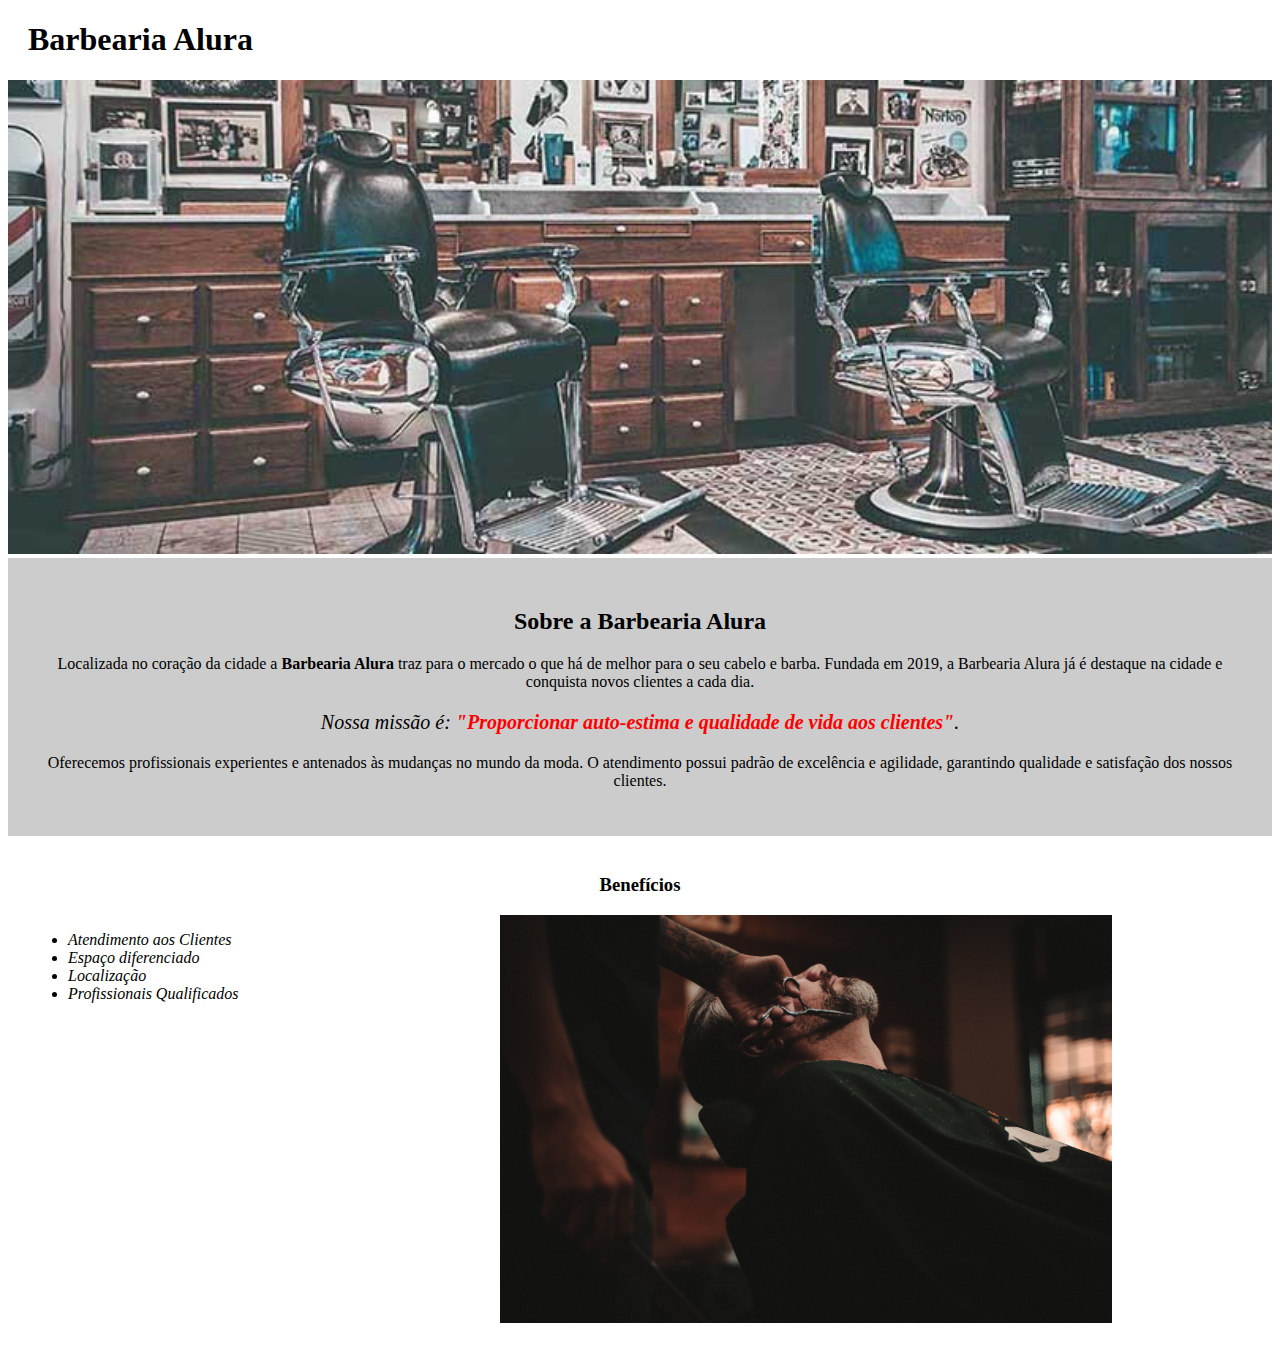
<file: HTML5_CSS3_parte-1/index.html>
<!DOCTYPE html>
<html lang="pt-BR">
    <head>
        <meta charset="UTF-8">

        <link rel="stylesheet" href="style.css">

        <title>Barbearia Alura</title>
    </head>
    <body>
        <header>
            <h1 class="titulo-principal">Barbearia Alura</h1>
        </header>

        <img id="banner" src="./banner.jpg">
        
        <div class="principal">
            <h2 class="titulo-centralizado">Sobre a Barbearia Alura</h2>
            
            <p>Localizada no coração da cidade a <strong>Barbearia Alura</strong> traz para o mercado o que há de melhor para o seu cabelo e barba. Fundada em 2019, a Barbearia Alura já é destaque na cidade e conquista novos clientes a cada dia.</p>
            
            <p id="missao"><em>Nossa missão é: <strong>"Proporcionar auto-estima e qualidade de vida aos clientes"</strong>.</em></p>
            
            <p>Oferecemos profissionais experientes e antenados às mudanças no mundo da moda. O atendimento possui padrão de excelência e agilidade, garantindo qualidade e satisfação dos nossos clientes.</p>
        </div>

        <div class="beneficios">
            <h3 class="titulo-centralizado">Benefícios</h3>
            
            <ul>
                <li class="itens">Atendimento aos Clientes</li>
                <li class="itens">Espaço diferenciado</li>
                <li class="itens">Localização</li>
                <li class="itens">Profissionais Qualificados</li>
            </ul>

            <img src="./beneficios.jpg" class="imagembeneficios">
        </div>

    </body>
</html>
</file>
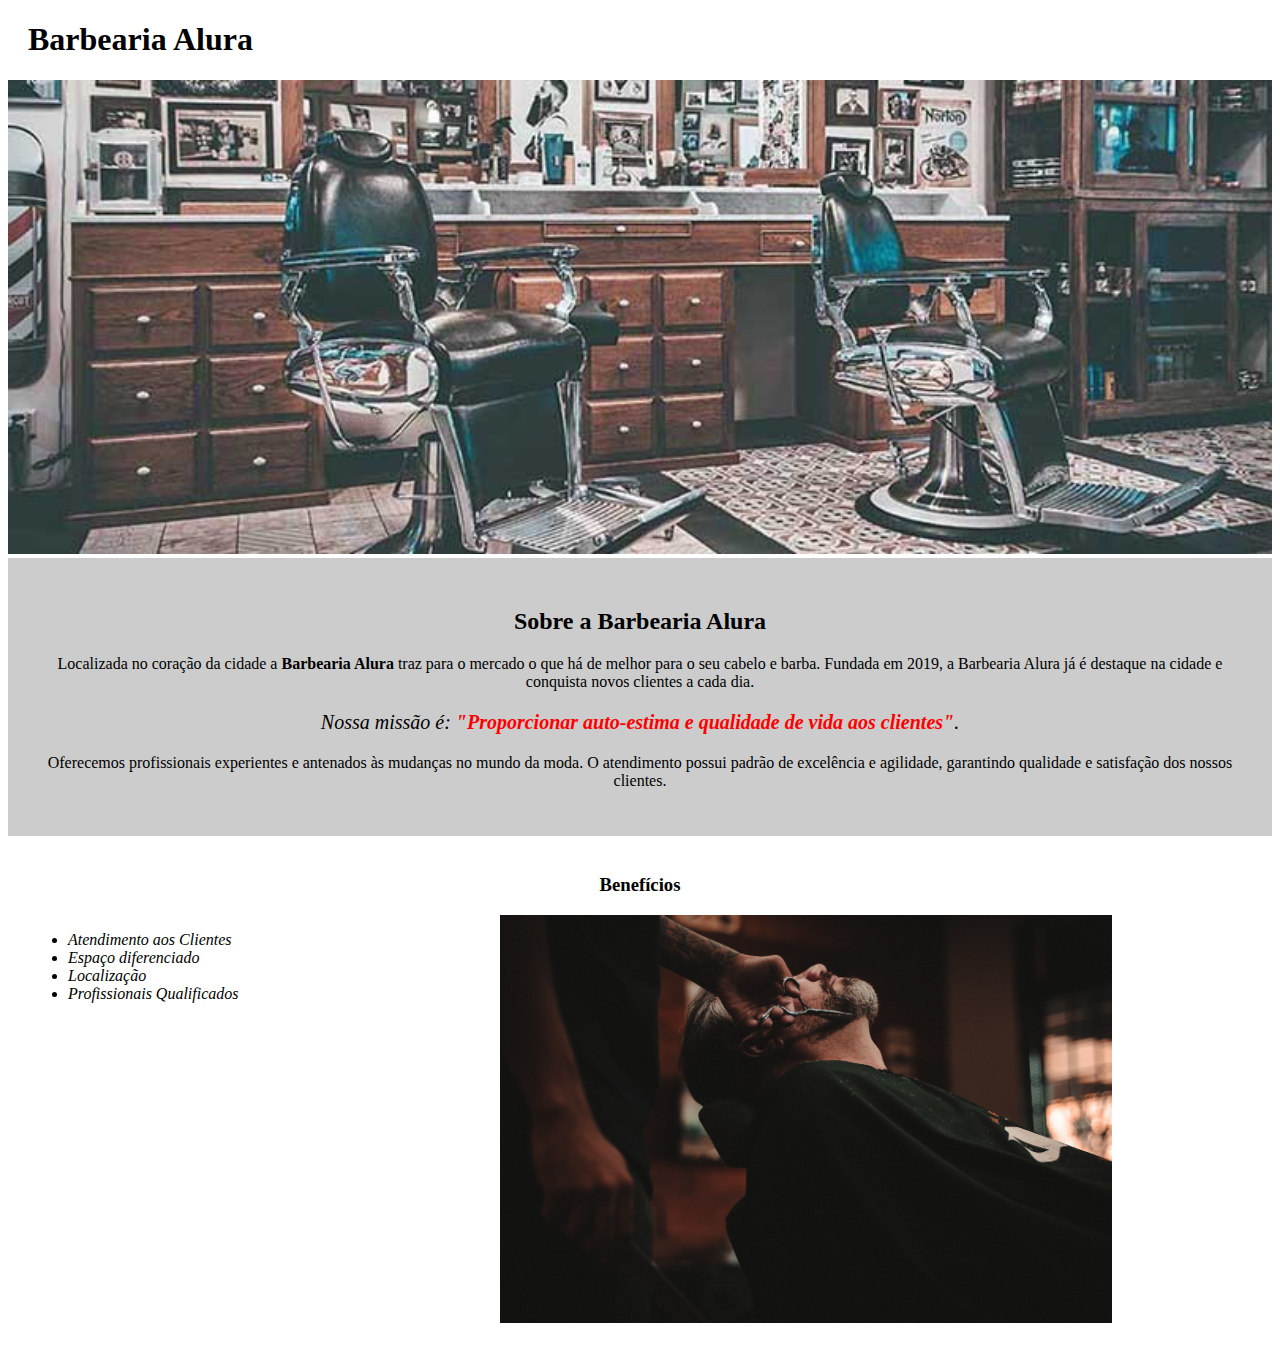
<file: HTML5_CSS3_parte-3/index.html>
<!DOCTYPE html>
<html lang="pt-BR">
    <head>
        <meta charset="UTF-8">

        <link rel="stylesheet" href="style-home.css">

        <title>Barbearia Alura</title>
    </head>
    <body>
        <header>
            <h1 class="titulo-principal">Barbearia Alura</h1>
        </header>

        <img id="banner" src="./banner.jpg">
        
        <div class="principal">
            <h2 class="titulo-centralizado">Sobre a Barbearia Alura</h2>
            
            <p>Localizada no coração da cidade a <strong>Barbearia Alura</strong> traz para o mercado o que há de melhor para o seu cabelo e barba. Fundada em 2019, a Barbearia Alura já é destaque na cidade e conquista novos clientes a cada dia.</p>
            
            <p id="missao"><em>Nossa missão é: <strong>"Proporcionar auto-estima e qualidade de vida aos clientes"</strong>.</em></p>
            
            <p>Oferecemos profissionais experientes e antenados às mudanças no mundo da moda. O atendimento possui padrão de excelência e agilidade, garantindo qualidade e satisfação dos nossos clientes.</p>
        </div>

        <div class="beneficios">
            <h3 class="titulo-centralizado">Benefícios</h3>
            
            <ul>
                <li class="itens">Atendimento aos Clientes</li>
                <li class="itens">Espaço diferenciado</li>
                <li class="itens">Localização</li>
                <li class="itens">Profissionais Qualificados</li>
            </ul>

            <img src="./beneficios.jpg" class="imagembeneficios">
        </div>

    </body>
</html>
</file>
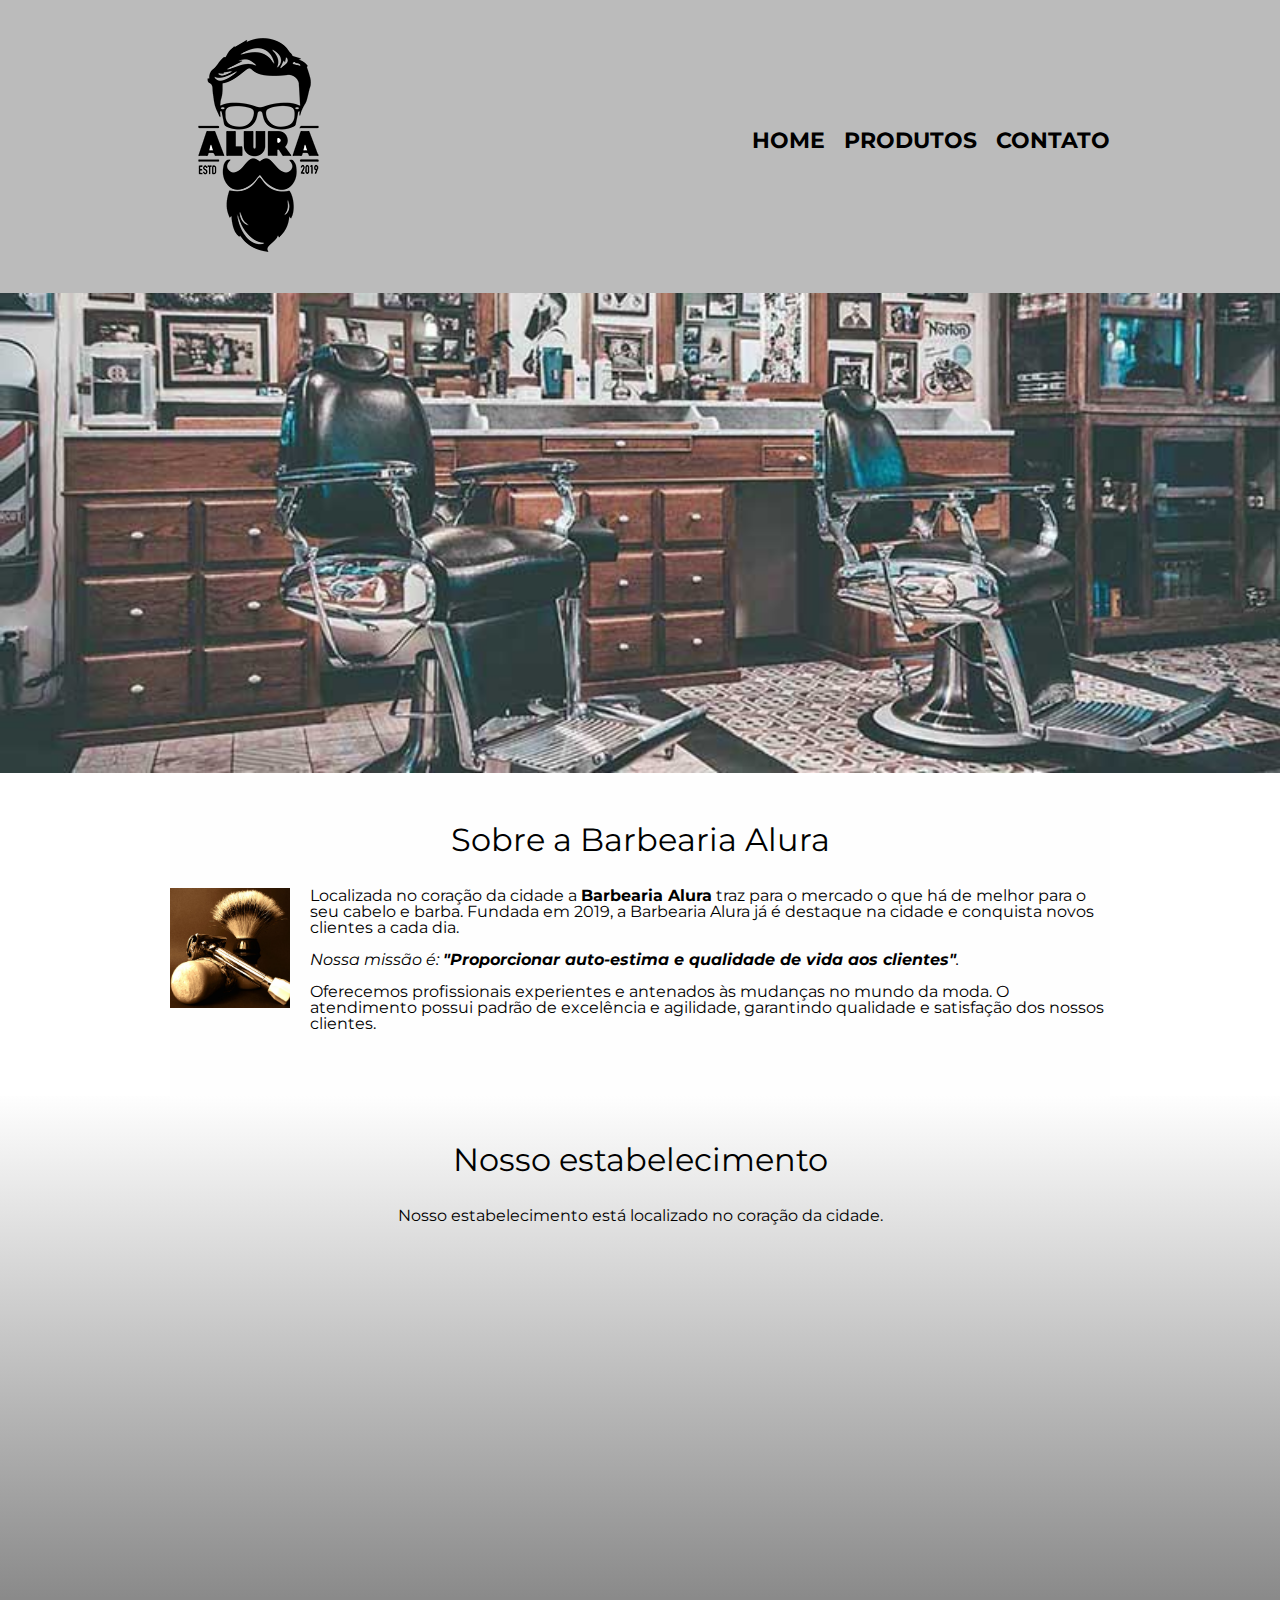
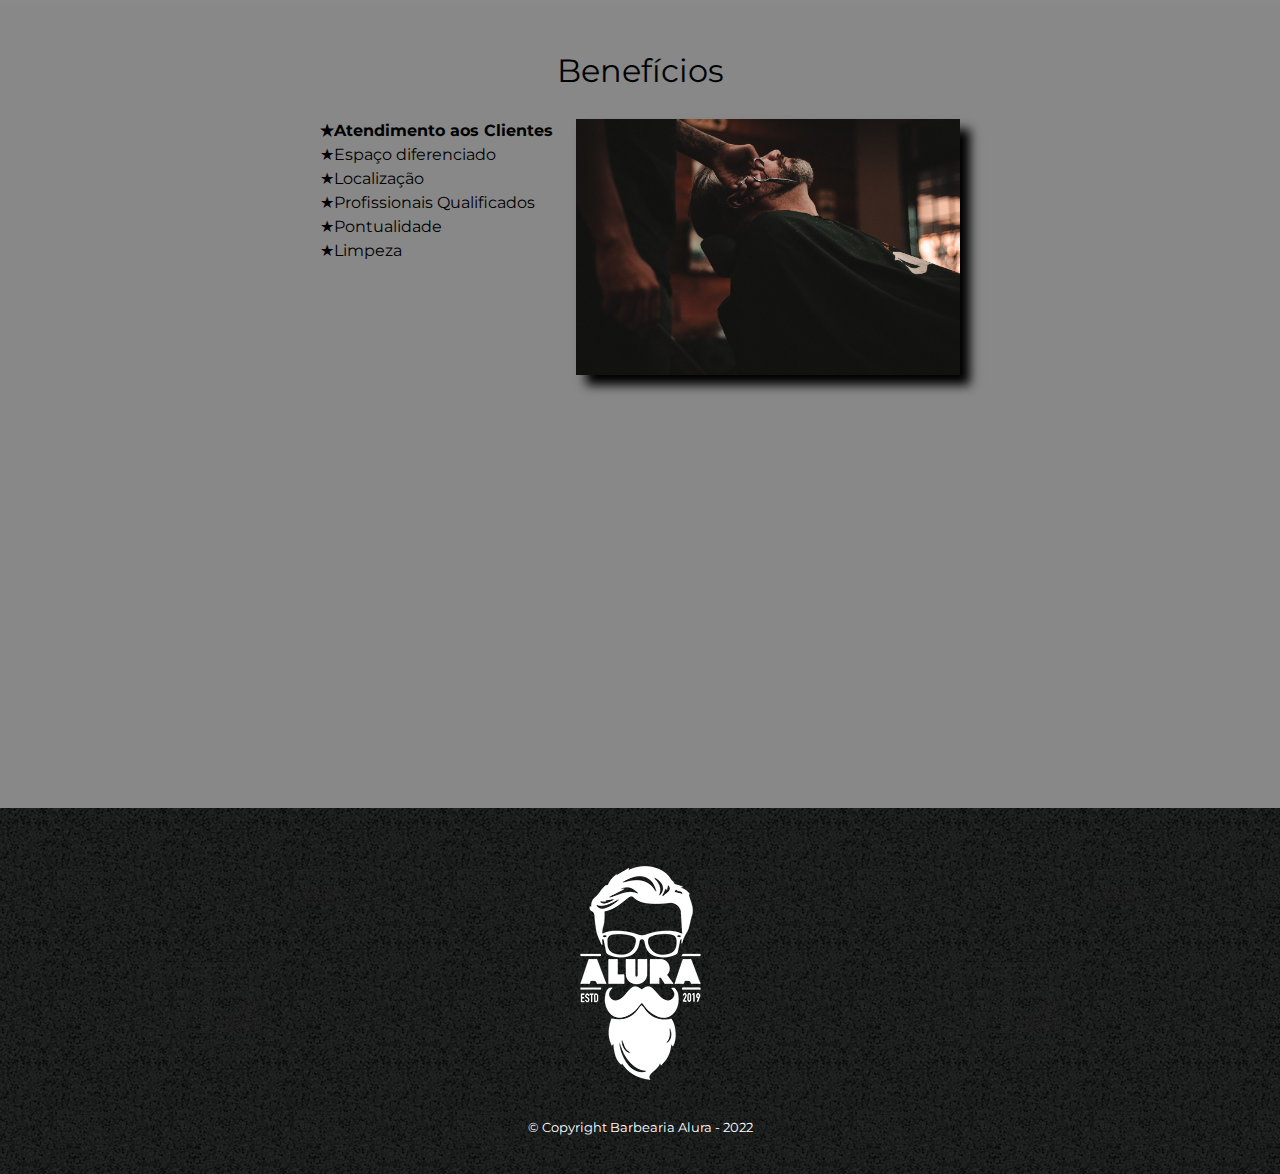
<file: HTML5_CSS3_parte-4/index.html>
<!DOCTYPE html>
<html lang="pt-BR">
    <head>
        <meta charset="UTF-8">
        <meta name="viewport" content="width=device-width, initial-scale=1.0">

        <link rel="stylesheet" href="reset.css">
        <link rel="stylesheet" href="style.css">

        <title>Barbearia Alura</title>
    </head>
    <body>
        <header>
            <div class="caixa">
                <h1><img src="logo.png" alt=""></h1>
                <nav>
                    <ul>
                        <li><a href="index.html">Home</a></li>
                        <li><a href="produtos.html">Produtos</a></li>
                        <li><a href="contato.html">Contato</a></li>
                    </ul>
                </nav>
            </div>
        </header>

        <img class="banner" src="./banner.jpg">
        
        <main>
            <section class="principal">
                <h2 class="titulo-principal">Sobre a Barbearia Alura</h2>

                <img class="utensilios" src="utensilios.jpg" alt="Utensilios de um barbeiro">
            
                <p>Localizada no coração da cidade a <strong>Barbearia Alura</strong> traz para o mercado o que há de melhor para o seu cabelo e barba. Fundada em 2019, a Barbearia Alura já é destaque na cidade e conquista novos clientes a cada dia.</p>
            
                <p id="missao"><em>Nossa missão é: <strong>"Proporcionar auto-estima e qualidade de vida aos clientes"</strong>.</em></p>
            
                <p>Oferecemos profissionais experientes e antenados às mudanças no mundo da moda. O atendimento possui padrão de excelência e agilidade, garantindo qualidade e satisfação dos nossos clientes.</p>
            </section>

            <section class="mapa">
                <h3 class="titulo-principal">Nosso estabelecimento</h3>
                <p>Nosso estabelecimento está localizado no coração da cidade.</p>

                <div class="mapa-conteudo"><iframe src="https://www.google.com/maps/embed?pb=!1m18!1m12!1m3!1d3656.4498404748992!2d-46.63452058502166!3d-23.588194784669575!2m3!1f0!2f0!3f0!3m2!1i1024!2i768!4f13.1!3m3!1m2!1s0x94ce5a2b2ed7f3a1%3A0xab35da2f5ca62674!2sCaelum%20-%20Escola%20de%20Tecnologia!5e0!3m2!1spt-BR!2sbr!4v1658922518572!5m2!1spt-BR!2sbr" width="100%" height="300" style="border:0;" allowfullscreen="" loading="lazy" referrerpolicy="no-referrer-when-downgrade"></iframe></div>
            </section>

            <section class="beneficios">
                <h3 class="titulo-principal">Benefícios</h3>
                
                <div class="conteudo-beneficios">
                    <ul class="lista-beneficios">
                        <li class="itens">Atendimento aos Clientes</li>
                        <li class="itens">Espaço diferenciado</li>
                        <li class="itens">Localização</li>
                        <li class="itens">Profissionais Qualificados</li>
                        <li class="itens">Pontualidade</li>
                        <li class="itens">Limpeza</li>
                    </ul><img src="./beneficios.jpg" class="imagem-beneficios">
                </div>

                <div class="video"><iframe width="100%" height="315" src="https://www.youtube.com/embed/wcVVXUV0YUY" title="YouTube video player" frameborder="0" allow="accelerometer; autoplay; clipboard-write; encrypted-media; gyroscope; picture-in-picture" allowfullscreen></iframe></div>
            </section>
        </main>

        <footer>
            <img src="logo-branco.png">
            <p class="copyright">&copy; Copyright Barbearia Alura - 2022</p>
        </footer>

    </body>
</html>
</file>
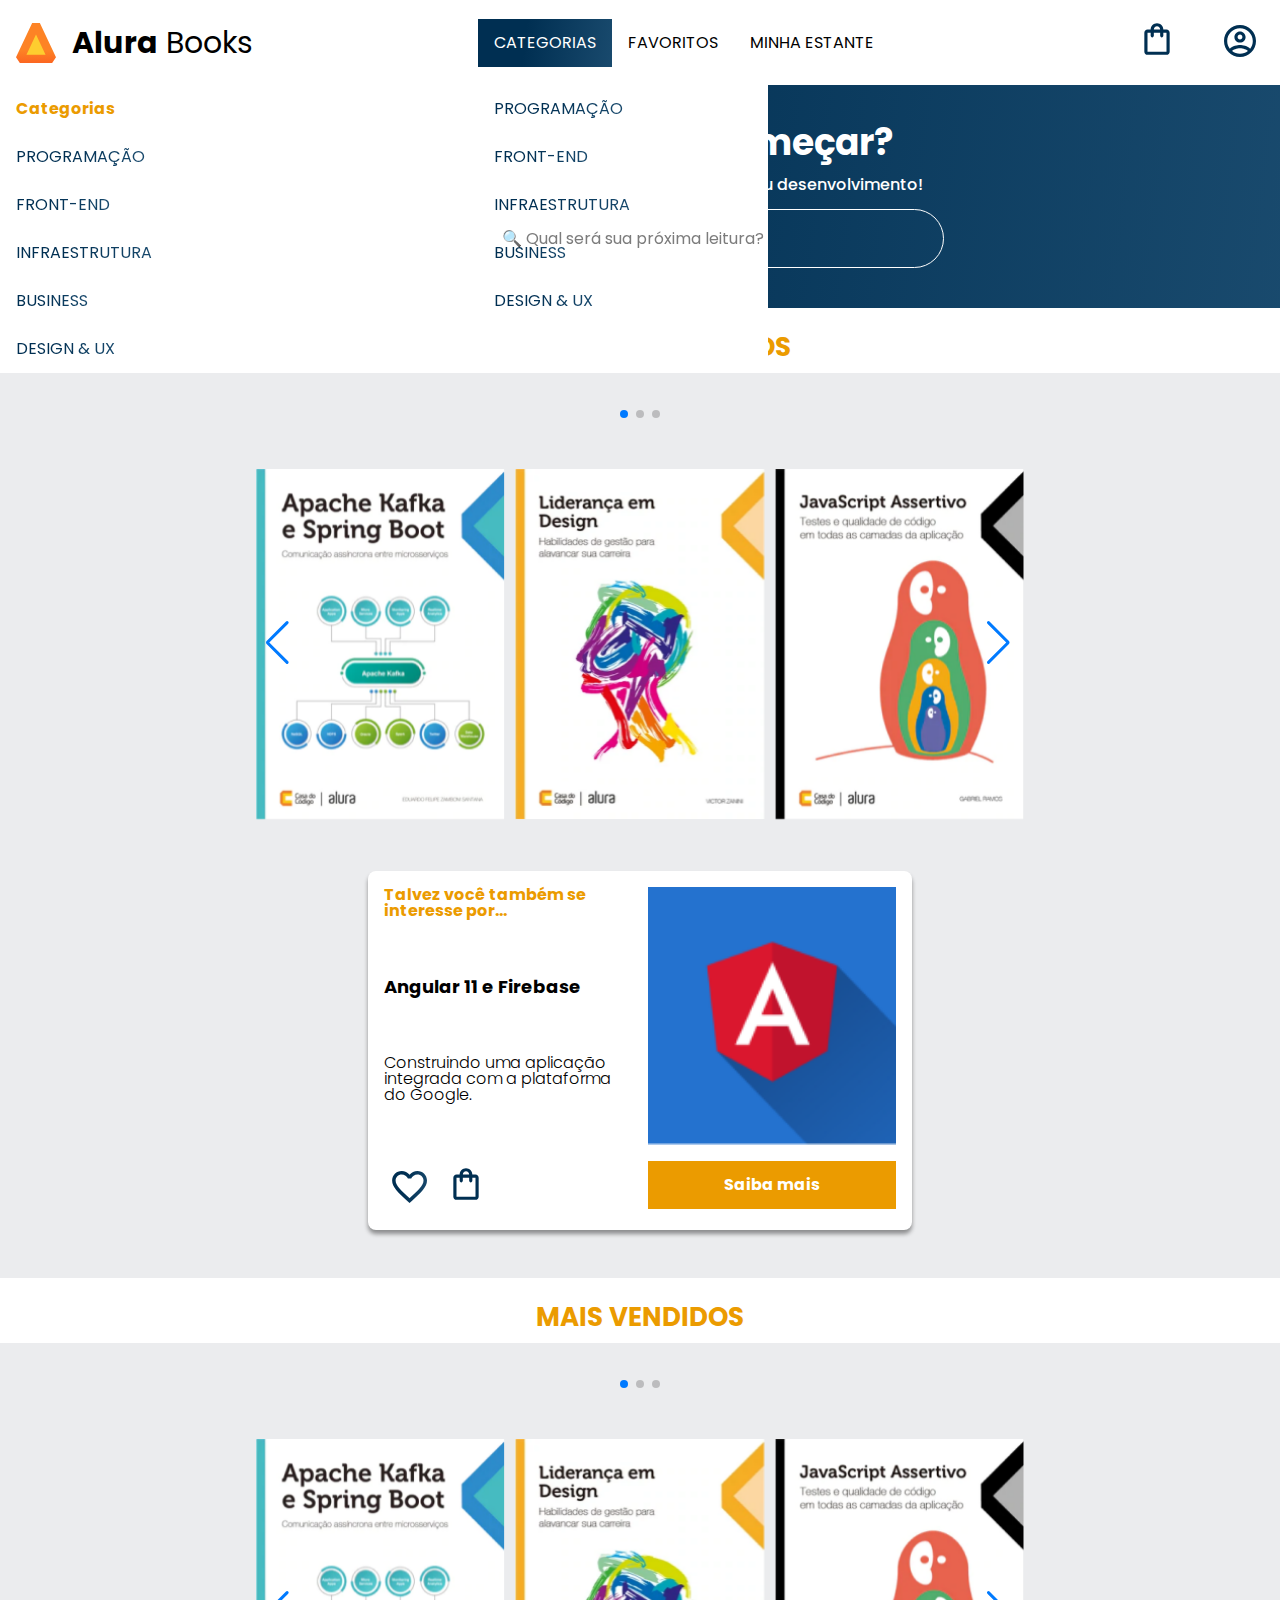
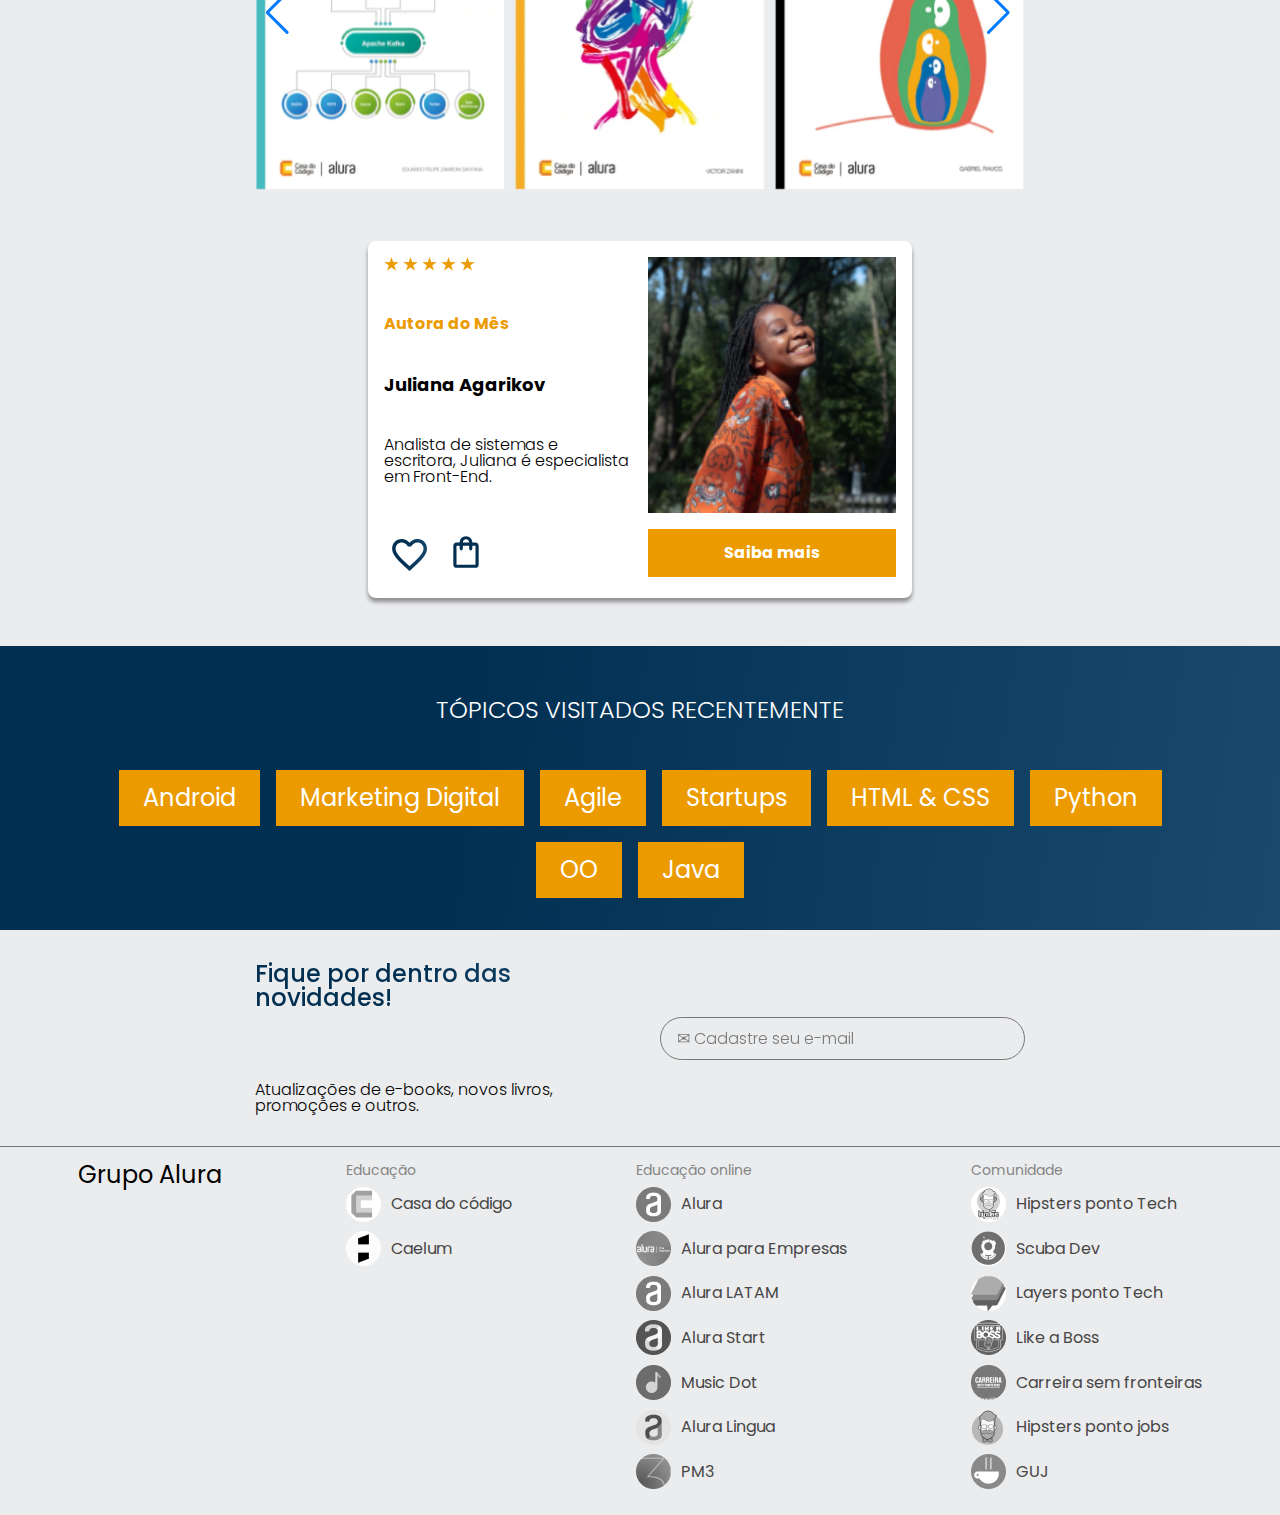
<file: HTML_CSS-Responsividade_mobile-first/index.html>
<!DOCTYPE html>
<html lang="en">

<head>
    <meta charset="UTF-8">
    <meta http-equiv="X-UA-Compatible" content="IE=edge">
    <meta name="viewport" content="width=device-width, initial-scale=1.0">

    <link rel="stylesheet" href="reset.css">

    <link rel="preconnect" href="https://fonts.googleapis.com">
    <link rel="preconnect" href="https://fonts.gstatic.com" crossorigin>
    <link
        href="https://fonts.googleapis.com/css2?family=Inter:wght@700&family=Montserrat:ital@0;1&family=Poppins:wght@300;400;500;700&display=swap"
        rel="stylesheet">

    <link rel="stylesheet" href="https://cdn.jsdelivr.net/npm/swiper@8/swiper-bundle.min.css" />
    <script src="https://cdn.jsdelivr.net/npm/swiper@8/swiper-bundle.min.js"></script>

    <link rel="stylesheet" href="styles.css">

    <title>AluraBooks</title>
</head>

<body>

    <header class="cabecalho">
        <div class="container">
            <input type="checkbox" id="menu" class="container__botao" checked="false">
            <label for="menu" class="container__rotulo">
                <span class="cabecalho__menu-hamburguer container__imagem"></span>
            </label>

            <ul class="lista-menu">
                <li class="lista-menu__titulo">Categorias</li>
                <li class="lista-menu__item">
                    <a href="#" class="lista-menu__link">Programação</a>
                </li>
                <li class="lista-menu__item">
                    <a href="#" class="lista-menu__link">Front-end</a>
                </li>
                <li class="lista-menu__item">
                    <a href="#" class="lista-menu__link">Infraestrutura</a>
                </li>
                <li class="lista-menu__item">
                    <a href="#" class="lista-menu__link">Business</a>
                </li>
                <li class="lista-menu__item">
                    <a href="#" class="lista-menu__link">Design & UX</a>
                </li>
            </ul>

            <img class="container__imagem" src="img/Logo.svg" alt="Logo da AluraBooks">

            <h1 class="container__titulo">
                <b class="container__titulo--bold">Alura</b>
                Books
            </h1>
        </div>

        <ul class="opcoes">
            <input type="checkbox" id="opcoes-menu" class="opcoes__botao" checked="false">
            <label for="opcoes-menu" class="opcoes__rotulo">
                <li class="opcoes__item">Categorias</li>
            </label>

            <ul class="lista-menu">
                <li class="lista-menu__item">
                    <a href="#" class="lista-menu__link">Programação</a>
                </li>
                <li class="lista-menu__item">
                    <a href="#" class="lista-menu__link">Front-end</a>
                </li>
                <li class="lista-menu__item">
                    <a href="#" class="lista-menu__link">Infraestrutura</a>
                </li>
                <li class="lista-menu__item">
                    <a href="#" class="lista-menu__link">Business</a>
                </li>
                <li class="lista-menu__item">
                    <a href="#" class="lista-menu__link">Design & UX</a>
                </li>
            </ul>

            <li class="opcoes__item"><a class="opcoes__link" href="#">Favoritos</a></li>
            <li class="opcoes__item"><a class="opcoes__link" href="#">Minha Estante</a></li>
        </ul>

        <div class="container">
            <a href="#" class="container__link">
                <img src="img/Favoritos.svg" alt="Meus favoritos"
                    class="container__imagem container__imagem-transparente">
            </a>
            <a href="#" class="container__link">
                <img src="img/Compras.svg" alt="Carrinho de Compras" class="container__imagem">
                <p class="container__texto">Minha Sacola</p>
            </a>
            <a href="#" class="container__link">
                <img src="img/Usuário.svg" alt="Meu Perfil" class="container__imagem">
                <p class="container__texto">Meu Perfil</p>
            </a>
        </div>
    </header>

    <section class="banner">
        <h2 class="banner__titulo">Já sabe por onde começar?</h2>
        <p class="banner__texto">Encontre em nossa estante o que precisa para seu desenvolvimento!</p>

        <input class="banner__pesquisa" type="search" name="search" id="search"
            placeholder="&#128269; Qual será sua próxima leitura?">
    </section>

    <section class="carrossel">
        <h2 class="carrossel__titulo">Novos lançamentos</h2>

        <div class="carrossel__container">

            <!-- Slider main container -->
            <div class="swiper">

                <!-- If we need pagination -->
                <div class="swiper-pagination"></div>

                <!-- Additional required wrapper -->
                <div class="swiper-wrapper">
                    <!-- Slides -->
                    <div class="swiper-slide">
                        <img src="img/ApacheKafka.png" alt="Livro sobre ApacheKafka e spring boot da alura books">
                    </div>
                    <div class="swiper-slide">
                        <img src="img/Liderança.png" alt="Livro sobre liderança em desing da alura books">
                    </div>
                    <div class="swiper-slide">
                        <img src="img/Javascript.png" alt="Livro sobre javascript assertivo da alura books">
                    </div>
                    <div class="swiper-slide">
                        <img src="img/Guia Front-end.png" alt="Livro Guia front-end da alura books">
                    </div>
                    <div class="swiper-slide">
                        <img src="img/Portugol.png" alt="Livro sobre Portugol da alura books">
                    </div>
                </div>

                <!-- If we need navigation buttons -->
                <div class="swiper-button swiper-button-prev"></div>
                <div class="swiper-button swiper-button-next"></div>
            </div>

            <div class="card">
                <h3 class="card__titulo">Talvez você também se interesse por...</h3>
                <h2 class="card__titulo-livro">Angular 11 e Firebase</h2>
                <p class="card__texto">Construindo uma aplicação integrada com a plataforma do Google.</p>

                <ul class="card__botoes">
                    <li class="botoes__item"><img src="img/Favoritos.svg" alt="Favoritar livro"></li>
                    <li class="botoes__item"><img src="img/Compras.svg" alt="Adicionar no carrinho"></li>
                </ul>

                <img src="img/Angular-1.png" alt="Logo do framework Angular 11" class="card__image">
                <a href="#" class="card__link">Saiba mais</a>
            </div>
        </div>
    </section>

    <section class="carrossel">
        <h2 class="carrossel__titulo">Mais Vendidos</h2>

        <div class="carrossel__container">

            <!-- Slider main container -->
            <div class="swiper">

                <!-- If we need pagination -->
                <div class="swiper-pagination"></div>

                <!-- Additional required wrapper -->
                <div class="swiper-wrapper">
                    <!-- Slides -->
                    <div class="swiper-slide">
                        <img src="img/ApacheKafka.png" alt="Livro sobre ApacheKafka e spring boot da alura books">
                    </div>
                    <div class="swiper-slide">
                        <img src="img/Liderança.png" alt="Livro sobre liderança em desing da alura books">
                    </div>
                    <div class="swiper-slide">
                        <img src="img/Javascript.png" alt="Livro sobre javascript assertivo da alura books">
                    </div>
                    <div class="swiper-slide">
                        <img src="img/Guia Front-end.png" alt="Livro Guia front-end da alura books">
                    </div>
                    <div class="swiper-slide">
                        <img src="img/Portugol.png" alt="Livro sobre Portugol da alura books">
                    </div>
                </div>

                <!-- If we need navigation buttons -->
                <div class="swiper-button swiper-button-prev"></div>
                <div class="swiper-button swiper-button-next"></div>
            </div>

            <div class="card card-mais-vendidos">
                <img class="card__stars" src="img/Estrelinhas.png">
                <h3 class="card__titulo">Autora do Mês</h3>
                <h2 class="card__titulo-livro">Juliana Agarikov</h2>
                <p class="card__texto">Analista de sistemas e escritora, Juliana é especialista em Front-End.</p>

                <ul class="card__botoes">
                    <li class="botoes__item"><img src="img/Favoritos.svg" alt="Favoritar livro"></li>
                    <li class="botoes__item"><img src="img/Compras.svg" alt="Adicionar no carrinho"></li>
                </ul>

                <img src="img/Perfil-escritora 1-1.png" alt="Logo do framework Angular 11" class="card__image">
                <a href="#" class="card__link">Saiba mais</a>
            </div>
        </div>
    </section>

    <section class="topicos">
        <h2 class="topicos__titulo">Tópicos Visitados Recentemente</h2>

        <ul class="topicos__lista">
            <li class="lista__item">
                <a href="#" class="topicos__link">Android</a>
            </li>
            <li class="lista__item">
                <a href="#" class="topicos__link">Marketing Digital</a>
            </li>
            <li class="lista__item">
                <a href="#" class="topicos__link">Agile</a>
            </li>
            <li class="lista__item">
                <a href="#" class="topicos__link">Startups</a>
            </li>
            <li class="lista__item">
                <a href="#" class="topicos__link">HTML & CSS</a>
            </li>
            <li class="lista__item">
                <a href="#" class="topicos__link">Python</a>
            </li>
            <li class="lista__item">
                <a href="#" class="topicos__link">OO</a>
            </li>
            <li class="lista__item">
                <a href="#" class="topicos__link">Java</a>
            </li>
        </ul>
    </section>

    <section class="newsletter">
        <div class="newsletter__descricao">
            <h2 class="newsletter__titulo">Fique por dentro das novidades!</h2>
            <p class="newsletter__texto">Atualizações de e-books, novos livros, promoções e outros.</p>
        </div>

        <input class="newsletter__input" type="email" placeholder="&#x2709; Cadastre seu e-mail">
    </section>

    <footer class="rodape">
        <h2 class="rodape__titulo">Grupo Alura</h2>

        <ul class="lista-rodape">
            <li class="lista-rodape__titulo">Educação</li>
            <li class="lista-rodape__item">
                <img src="img/CasaDoCodigo.png" alt="Logo da casa do código">
                <a href="#" class="lista-rodape__link">Casa do código</a>
            </li>
            <li class="lista-rodape__item">
                <img src="img/Caelum.png" alt="Logo da caelum">
                <a href="#" class="lista-rodape__link">Caelum</a>
            </li>
        </ul>

        <ul class="lista-rodape">
            <li class="lista-rodape__titulo">Educação online</li>
            <li class="lista-rodape__item">
                <img src="img/Alura.png" alt="Logo da Alura">
                <a href="#" class="lista-rodape__link">Alura</a>
            </li>
            <li class="lista-rodape__item">
                <img src="img/AluraEmpresas.png" alt="Logo da Alura para Empresas">
                <a href="#" class="lista-rodape__link">Alura para Empresas</a>
            </li>
            <li class="lista-rodape__item">
                <img src="img/AluraLatam.png" alt="Logo da Alura Latam">
                <a href="#" class="lista-rodape__link">Alura LATAM</a>
            </li>
            <li class="lista-rodape__item">
                <img src="img/AluraStart.png" alt="Logo da Alura START">
                <a href="#" class="lista-rodape__link">Alura Start</a>
            </li>
            <li class="lista-rodape__item">
                <img src="img/MusicDot.png" alt="Logo da Music Dot">
                <a href="#" class="lista-rodape__link">Music Dot</a>
            </li>
            <li class="lista-rodape__item">
                <img src="img/AluraLingua.png" alt="Logo da Alura Lingua">
                <a href="#" class="lista-rodape__link">Alura Lingua</a>
            </li>
            <li class="lista-rodape__item">
                <img src="img/PM3.png" alt="Logo da PM3">
                <a href="#" class="lista-rodape__link">PM3</a>
            </li>
        </ul>

        <ul class="lista-rodape">
            <li class="lista-rodape__titulo">Comunidade</li>
            <li class="lista-rodape__item">
                <img src="img/HipstersTech.png" alt="Logo do Hipsters ponto Tech">
                <a href="#" class="lista-rodape__link">Hipsters ponto Tech</a>
            </li>
            <li class="lista-rodape__item">
                <img src="img/Scuba.png" alt="Logo do Scuba Dev">
                <a href="#" class="lista-rodape__link">Scuba Dev</a>
            </li>
            <li class="lista-rodape__item">
                <img src="img/Layers.png" alt="Logo do Layers ponto Tech">
                <a href="#" class="lista-rodape__link">Layers ponto Tech</a>
            </li>
            <li class="lista-rodape__item">
                <img src="img/LikeABoss.png" alt="Logo do Like a Boss">
                <a href="#" class="lista-rodape__link">Like a Boss</a>
            </li>
            <li class="lista-rodape__item">
                <img src="img/CarreiraSemFronteira.png" alt="Logo do Carreira sem fronteiras">
                <a href="#" class="lista-rodape__link">Carreira sem fronteiras</a>
            </li>
            <li class="lista-rodape__item">
                <img src="img/HipstersJobs.png" alt="Logo do Hipsters ponto jobs">
                <a href="#" class="lista-rodape__link">Hipsters ponto jobs</a>
            </li>
            <li class="lista-rodape__item">
                <img src="img/GUJ.png" alt="Logo do GUJ">
                <a href="#" class="lista-rodape__link">GUJ</a>
            </li>
        </ul>
    </footer>

    <script>
        const swiper = new Swiper('.swiper', {
            spaceBetween: 10,
            slidesPerView: 3,
            pagination: {
                el: '.swiper-pagination',
                type: 'bullets',
            },
        });

    </script>
</body>

</html>
</file>
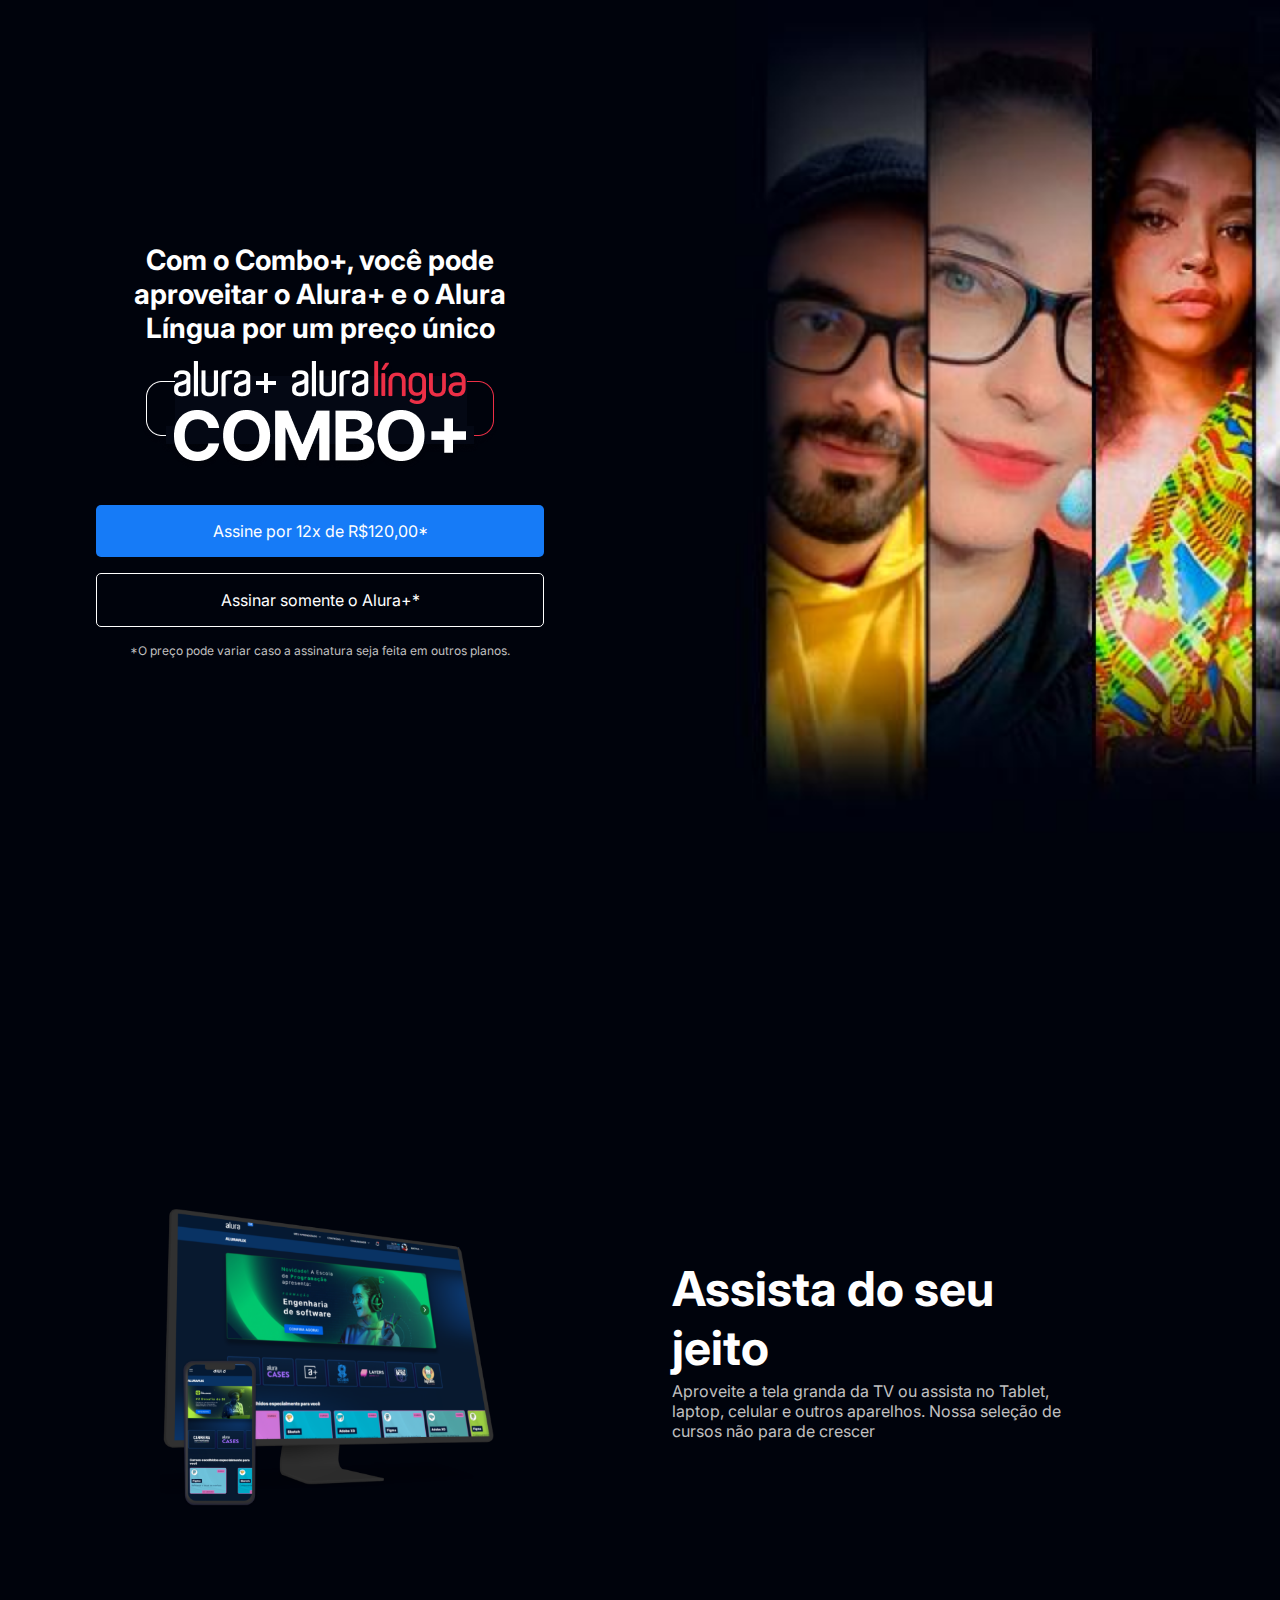
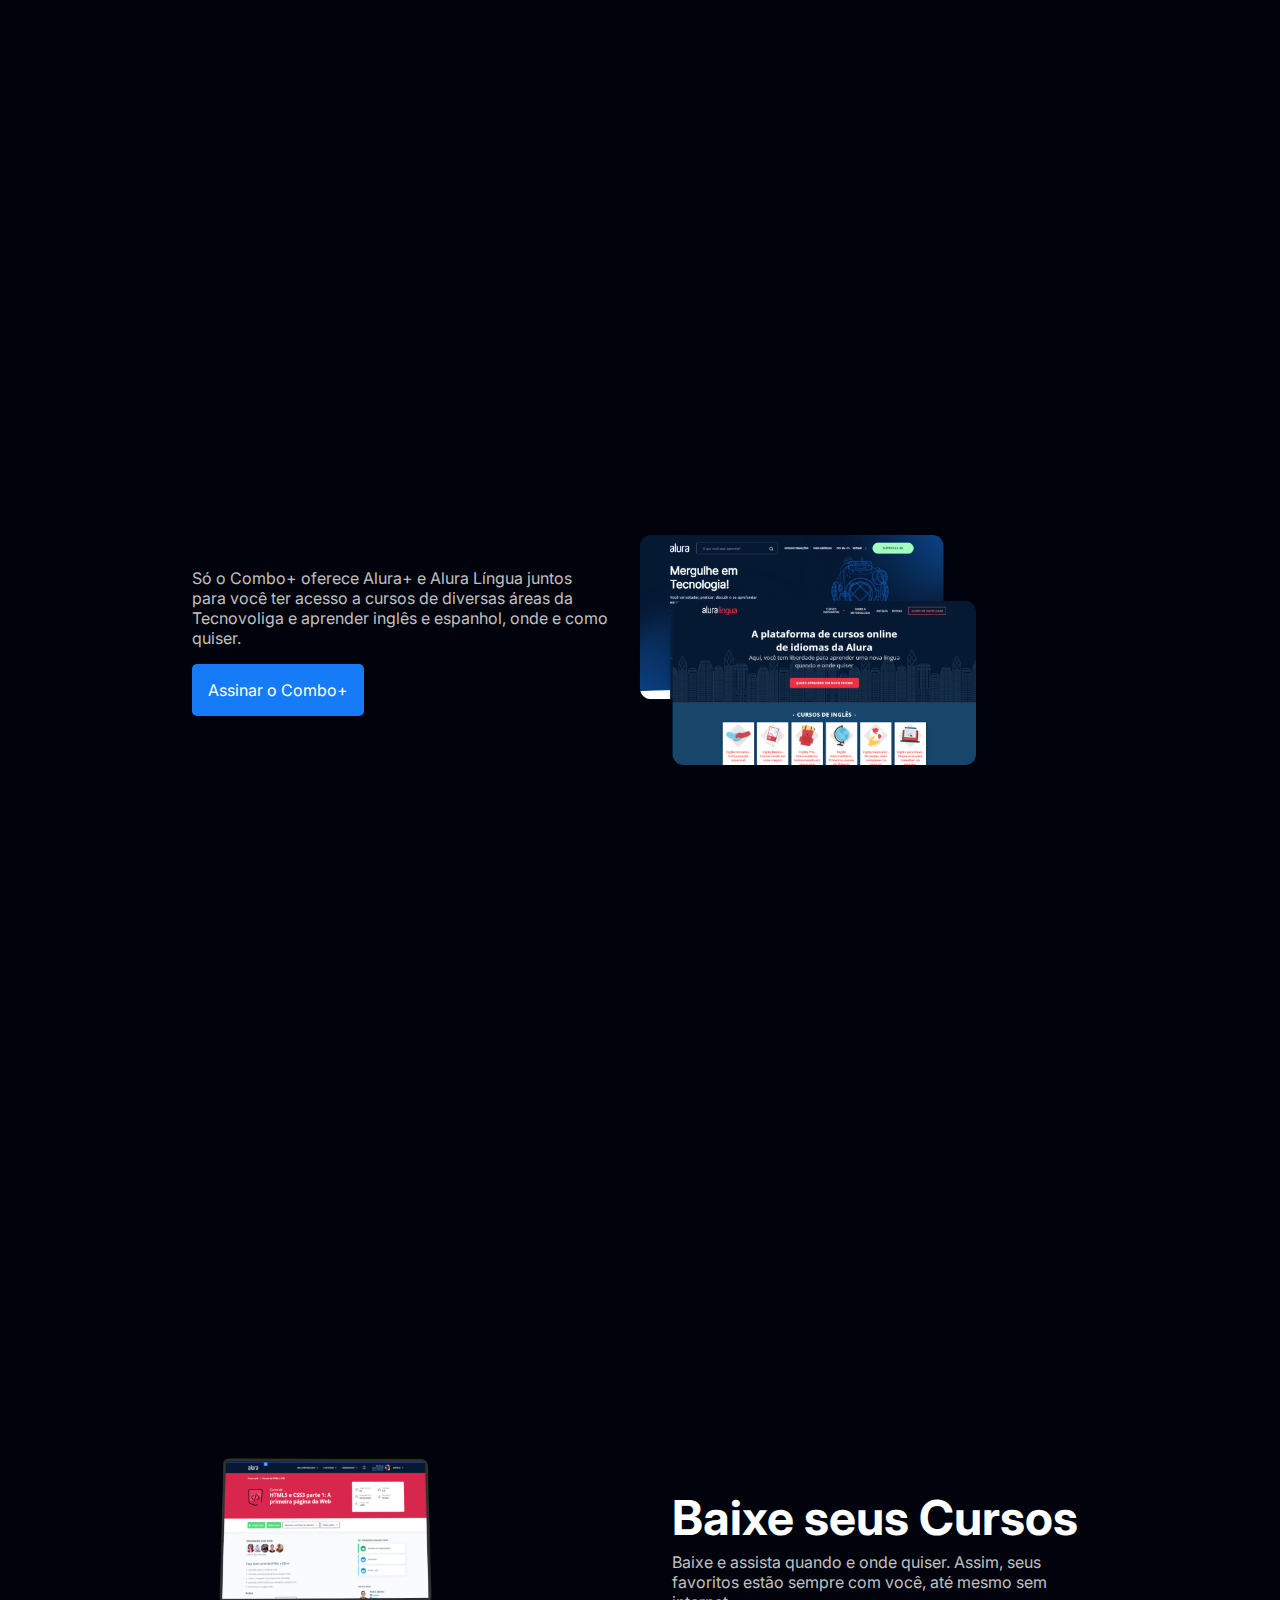
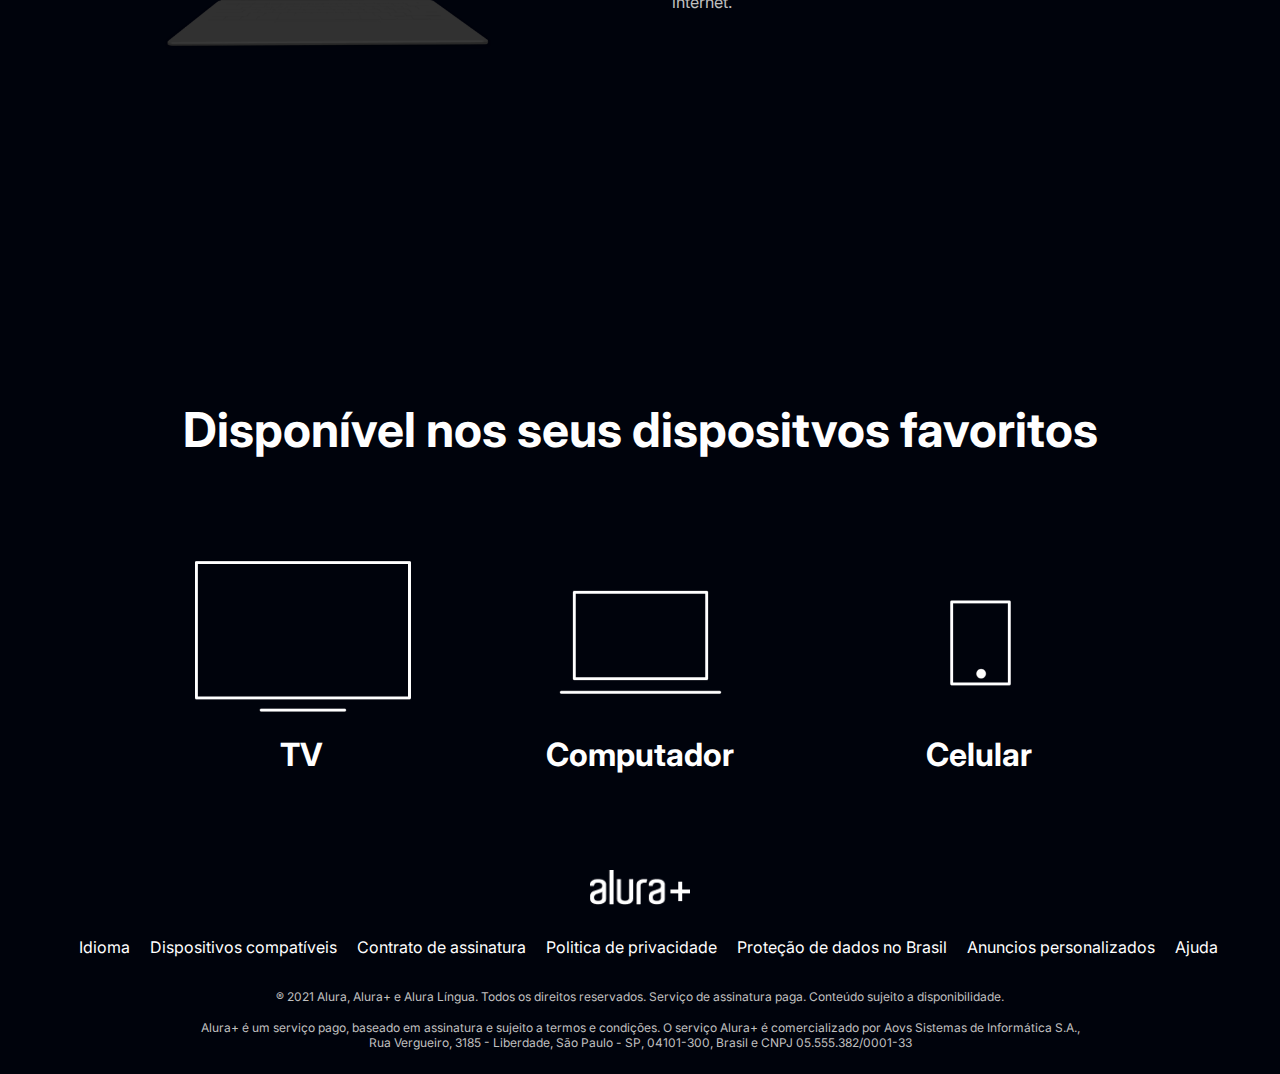
<file: Praticando_CSS_HTML/index.html>
<!DOCTYPE html>
<html lang="en">
<head>
    <meta charset="UTF-8">
    <meta http-equiv="X-UA-Compatible" content="IE=edge">
    <meta name="viewport" content="width=device-width, initial-scale=1.0">

    <link rel="preconnect" href="https://fonts.googleapis.com">
    <link rel="preconnect" href="https://fonts.gstatic.com" crossorigin>
    <link href="https://fonts.googleapis.com/css2?family=Inter:wght@700&family=Montserrat:ital@0;1&display=swap" rel="stylesheet"> 
    
    <link rel="stylesheet" href="styles.css">

    <title>Alura Plus</title>
</head>
<body>
    <section class="container principal">
        <div class="container__caixa">
            <h1 class="container__titulo">Com o Combo+, você pode aproveitar o Alura+ e o Alura Língua por um preço único</h1>
            <img class="container__imagem" src="img/Combo.png" alt="O combo+ é a junção do Alura+ e o Alura Língua">
            <a href="www.alura.com.br" class="container__botao">Assine por 12x de R$120,00*</a>
            <a href="www.alura.com.br" class="container__botao container__botao_secundario">Assinar somente o Alura+*</a>
            <p class="container__aviso">*O preço pode variar caso a assinatura seja feita em outros planos.</p>
        </div>
    </section>

    <section class="container secundario">
        <img class="secundario__imagem" src="img/Plataformas.png" alt="Um monitor e um celular com o Alura+ aberto">
        <div class="container__descricao">
            <h2 class="descricao__titulo">Assista do seu jeito</h2>
            <p class="descricao__texto">Aproveite a tela granda da TV ou assista no Tablet, laptop, celular e outros aparelhos.
                Nossa seleção de cursos não para de crescer
            </p>
        </div>
    </section>

    <section class="container secundario">
        <div class="container__descricao">
            <p class="descricao__texto">
                Só o Combo+ oferece Alura+ e Alura Língua juntos para você ter acesso a cursos de diversas áreas da Tecnovoliga
                e aprender inglês e espanhol, onde e como quiser.
            </p>
            <a href="www.alura.com.br" class="container__botao secundario__botao">Assinar o Combo+</a>
        </div>
        <img class="secundario__imagem" src="img/Telas.png" alt="Tela da Alura+ e do Alura Língua">
    </section>

    <section class="container secundario">
        <img class="secundario__imagem" src="img/Notebook.png" alt="Notebook com o site da alura aberto">
        <div class="container__descricao">
            <h2 class="descricao__titulo">Baixe seus Cursos</h2>
            <p class="descricao__texto">Baixe e assista quando e onde quiser. Assim, seus favoritos estão sempre com você, até mesmo sem internet.
            </p>
        </div>
    </section>

    <section class="dispositivos">
        <h2 class="dispositivos__titulo">Disponível nos seus dispositvos favoritos</h2>
        <ul class="dispositivos__lista">
            <li>
                <img src="img/tv.png" alt="ícone de televisão">
                <h3 class="lista__item">TV</h3>
            </li>
            <li>
                <img src="img/computador.png" alt="ícone de computador">
                <h3 class="lista__item">Computador</h3>
            </li>
            <li>
                <img src="img/celular.png" alt="ícone de celular">
                <h3 class="lista__item">Celular</h3>
            </li>
        </ul>
    </section>

    <footer class="rodape">
        <img src="img/Logo.png" alt="Alura+" class="rodape__logo">
        <ul class="rodape__lista">
            <li class="lista__link">
                <a href="#">Idioma</a>
            </li>
            <li class="lista__link">
                <a href="#">Dispositivos compatíveis</a>
            </li>
            <li class="lista__link">
                <a href="#">Contrato de assinatura</a>
            </li>
            <li class="lista__link">
                <a href="#">Politica de privacidade</a>
            </li>
            <li class="lista__link">
                <a href="#">Proteção de dados no Brasil</a>
            </li>
            <li class="lista__link">
                <a href="#">Anuncios personalizados</a>
            </li>
            <li class="lista__link">
                <a href="#">Ajuda</a>
            </li>
        </ul>
        <p class="rodape__texto">® 2021 Alura, Alura+ e Alura Língua. Todos os direitos reservados. Serviço de
            assinatura paga. Conteúdo sujeito a disponibilidade.
        </p>
        <p class="rodape__texto">Alura+ é um serviço pago, baseado em assinatura e sujeito a termos e condições. O
            serviço Alura+ é comercializado por Aovs Sistemas de Informática S.A., Rua Vergueiro, 3185 - Liberdade, São
            Paulo - SP, 04101-300, Brasil e CNPJ 05.555.382/0001-33
        </p>
    </footer>

</body>
</html>
</file>
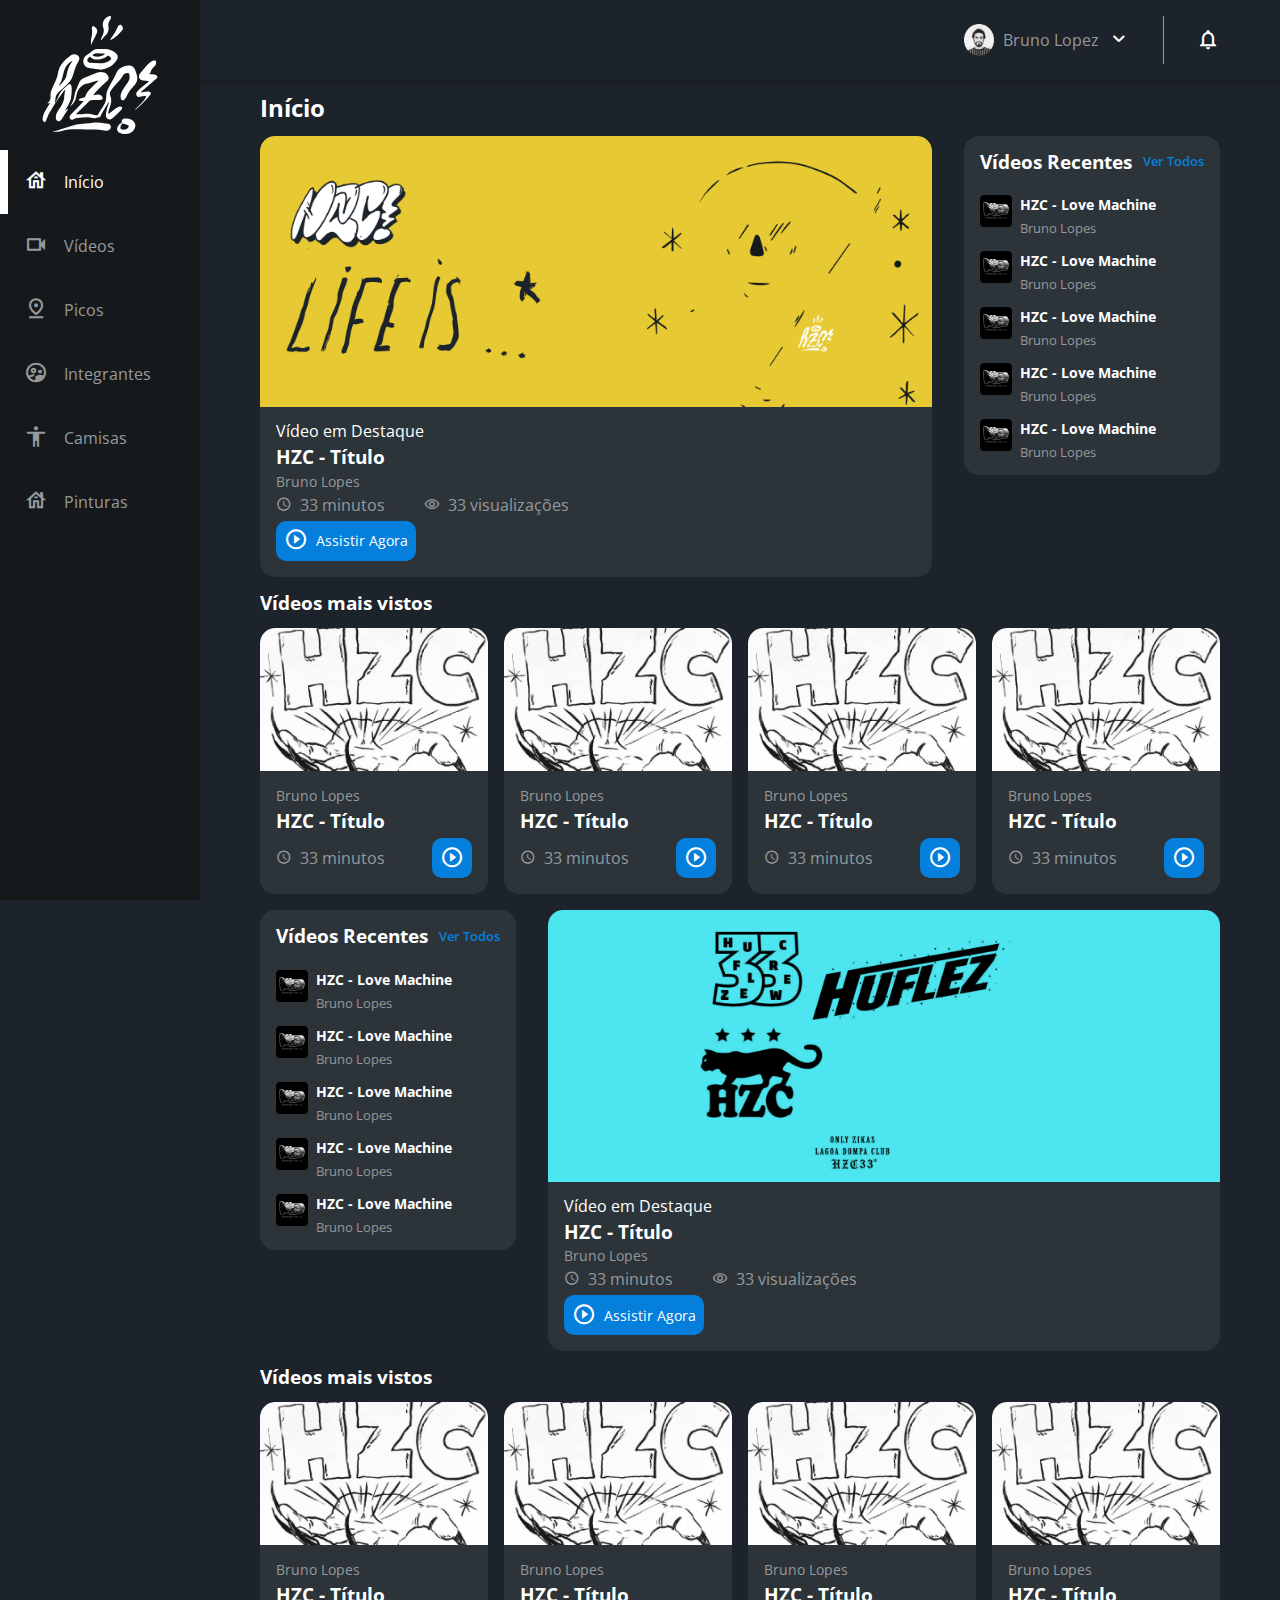
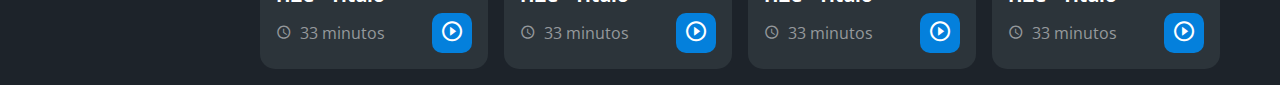
<file: CSS-Dispondo_elementos_com_flexbox_e_grid/flex-e-grid-main/index.html>
<!DOCTYPE html>
<html lang="pt-BR">
<head>
    <meta charset="UTF-8">
    <meta http-equiv="X-UA-Compatible" content="IE=edge">
    <meta name="viewport" content="width=device-width, initial-scale=1.0">

    <link rel="preconnect" href="https://fonts.googleapis.com">
    <link rel="preconnect" href="https://fonts.gstatic.com" crossorigin>
    <link rel="stylesheet" href="https://fonts.googleapis.com/css2?family=Open+Sans:wght@400;600;700&display=swap">

    <link rel="stylesheet" href="assets/css/reset.css">
    <link rel="stylesheet" href="assets/css/style.css">

    <title>HZC | Home</title>
</head>
<body>
    <header class="cabecalho">
        <button class="cabecalho__menu" aria-label="Menu"><i></i></button>
        <img src="assets/img/logo.svg" alt="Logotipo da HZC" class="cabecalho__logo">
        
        <p class="cabecalho__perfil">Bruno Lopez</p>
        <button class="cabecalho__notificacao" aria-label="Notificação"><i></i></button>
    </header>

    <nav class="menu-lateral">
        <img src="assets/img/logo.svg" alt="Logo da HZC" class="menu-lateral__logo">
        <a href="" class="menu-lateral__link menu-lateral__link--inicio menu-lateral__link--ativo">Início</a>
        <a href="" class="menu-lateral__link menu-lateral__link--videos">Vídeos</a>
        <a href="" class="menu-lateral__link menu-lateral__link--picos">Picos</a>
        <a href="" class="menu-lateral__link menu-lateral__link--integrantes">Integrantes</a>
        <a href="" class="menu-lateral__link menu-lateral__link--camisas">Camisas</a>
        <a href="" class="menu-lateral__link menu-lateral__link--pinturas">Pinturas</a>
    </nav>

    <main class="principal">
        <h2 class="titulo-pagina">Início</h2>

        <article class="cartao cartao--destaque destaque-video">
            <img src="assets/img/banner-mobile_1.png" alt="Banner do cartao" class="cartao__imagem cartao__imagem--mobile">
            <img src="assets/img/banner_1.png" alt="Banner do cartao" class="cartao__imagem cartao__imagem--desktop">
            <div class="cartao__conteudo">
                <p class="cartao__destaque">Vídeo em Destaque</p>
                <h3 class="cartao__titulo">HZC - Título</h3>
                <p class="cartao__perfil">Bruno Lopes</p>

                <p class="cartao__info cartao__info--tempo">33 minutos</p>
                <p class="cartao__info cartao__info--visualizacao">33 visualizações</p>

                <button class="cartao__botao cartao__botao--play cartao__botao--destaque">Assistir Agora</button>
            </div>
        </article>

        <article class="cartao cartao--recentes videos-recentes">
            <h3 class="cartao__titulo">Vídeos Recentes</h3>
            <a href="#" class="cartao__link">Ver Todos</a>

            <ul class="cartao__lista">
                <li class="cartao__item">
                    <img src="assets/img/miniatura_1.png" alt="Thumbanil" class="cartao__item-thumbnail">
                    <h4 class="cartao__item-titulo">HZC - Love Machine</h4>
                    <p class="cartao__item-perfil">Bruno Lopes</p>
                </li>

                <li class="cartao__item">
                    <img src="assets/img/miniatura_1.png" alt="Thumbanil" class="cartao__item-thumbnail">
                    <h4 class="cartao__item-titulo">HZC - Love Machine</h4>
                    <p class="cartao__item-perfil">Bruno Lopes</p>
                </li>

                <li class="cartao__item">
                    <img src="assets/img/miniatura_1.png" alt="Thumbanil" class="cartao__item-thumbnail">
                    <h4 class="cartao__item-titulo">HZC - Love Machine</h4>
                    <p class="cartao__item-perfil">Bruno Lopes</p>
                </li>

                <li class="cartao__item">
                    <img src="assets/img/miniatura_1.png" alt="Thumbanil" class="cartao__item-thumbnail">
                    <h4 class="cartao__item-titulo">HZC - Love Machine</h4>
                    <p class="cartao__item-perfil">Bruno Lopes</p>
                </li>

                <li class="cartao__item">
                    <img src="assets/img/miniatura_1.png" alt="Thumbanil" class="cartao__item-thumbnail">
                    <h4 class="cartao__item-titulo">HZC - Love Machine</h4>
                    <p class="cartao__item-perfil">Bruno Lopes</p>
                </li>
            </ul>
        </article>

        <section class="secao secao-videos">
            <h3 class="titulo-secao">Vídeos mais vistos</h3>

            <article class="cartao">
                <img src="assets/img/video_1.png" alt="Vídeo" class="cartao__imagem">
                <div class="cartao__conteudo">
                    <p class="cartao__perfil">Bruno Lopes</p>
                    <h3 class="cartao__titulo">HZC - Título</h3>
    
                    <p class="cartao__info cartao__info--tempo">33 minutos</p>
    
                    <button class="cartao__botao cartao__botao--play" aria-label="Assistir Agora"></button>
                </div>
            </article>

            <article class="cartao">
                <img src="assets/img/video_1.png" alt="Vídeo" class="cartao__imagem">
                <div class="cartao__conteudo">
                    <p class="cartao__perfil">Bruno Lopes</p>
                    <h3 class="cartao__titulo">HZC - Título</h3>
    
                    <p class="cartao__info cartao__info--tempo">33 minutos</p>
    
                    <button class="cartao__botao cartao__botao--play" aria-label="Assistir Agora"></button>
                </div>
            </article>

            <article class="cartao">
                <img src="assets/img/video_1.png" alt="Vídeo" class="cartao__imagem">
                <div class="cartao__conteudo">
                    <p class="cartao__perfil">Bruno Lopes</p>
                    <h3 class="cartao__titulo">HZC - Título</h3>
    
                    <p class="cartao__info cartao__info--tempo">33 minutos</p>
    
                    <button class="cartao__botao cartao__botao--play" aria-label="Assistir Agora"></button>
                </div>
            </article>

            <article class="cartao">
                <img src="assets/img/video_1.png" alt="Vídeo" class="cartao__imagem">
                <div class="cartao__conteudo">
                    <p class="cartao__perfil">Bruno Lopes</p>
                    <h3 class="cartao__titulo">HZC - Título</h3>
    
                    <p class="cartao__info cartao__info--tempo">33 minutos</p>
    
                    <button class="cartao__botao cartao__botao--play" aria-label="Assistir Agora"></button>
                </div>
            </article>
        </section>

        <article class="cartao cartao--recentes produtos-recentes">
            <h3 class="cartao__titulo">Vídeos Recentes</h3>
            <a href="#" class="cartao__link">Ver Todos</a>

            <ul class="cartao__lista">
                <li class="cartao__item">
                    <img src="assets/img/miniatura_1.png" alt="Thumbanil" class="cartao__item-thumbnail">
                    <h4 class="cartao__item-titulo">HZC - Love Machine</h4>
                    <p class="cartao__item-perfil">Bruno Lopes</p>
                </li>

                <li class="cartao__item">
                    <img src="assets/img/miniatura_1.png" alt="Thumbanil" class="cartao__item-thumbnail">
                    <h4 class="cartao__item-titulo">HZC - Love Machine</h4>
                    <p class="cartao__item-perfil">Bruno Lopes</p>
                </li>

                <li class="cartao__item">
                    <img src="assets/img/miniatura_1.png" alt="Thumbanil" class="cartao__item-thumbnail">
                    <h4 class="cartao__item-titulo">HZC - Love Machine</h4>
                    <p class="cartao__item-perfil">Bruno Lopes</p>
                </li>

                <li class="cartao__item">
                    <img src="assets/img/miniatura_1.png" alt="Thumbanil" class="cartao__item-thumbnail">
                    <h4 class="cartao__item-titulo">HZC - Love Machine</h4>
                    <p class="cartao__item-perfil">Bruno Lopes</p>
                </li>

                <li class="cartao__item">
                    <img src="assets/img/miniatura_1.png" alt="Thumbanil" class="cartao__item-thumbnail">
                    <h4 class="cartao__item-titulo">HZC - Love Machine</h4>
                    <p class="cartao__item-perfil">Bruno Lopes</p>
                </li>
            </ul>
        </article>

        <article class="cartao cartao--destaque destaque-produtos">
            <img src="assets/img/banner-mobile_2.png" alt="Banner do cartao" class="cartao__imagem cartao__imagem--mobile">
            <img src="assets/img/banner_2.png" alt="Banner do cartao" class="cartao__imagem cartao__imagem--desktop">
            <div class="cartao__conteudo">
                <p class="cartao__destaque">Vídeo em Destaque</p>
                <h3 class="cartao__titulo">HZC - Título</h3>
                <p class="cartao__perfil">Bruno Lopes</p>

                <p class="cartao__info cartao__info--tempo">33 minutos</p>
                <p class="cartao__info cartao__info--visualizacao">33 visualizações</p>

                <button class="cartao__botao cartao__botao--play cartao__botao--destaque">Assistir Agora</button>
            </div>
        </article>

        <section class="secao secao-produtos">
            <h3 class="titulo-secao">Vídeos mais vistos</h3>

            <article class="cartao">
                <img src="assets/img/video_1.png" alt="Vídeo" class="cartao__imagem">
                <div class="cartao__conteudo">
                    <p class="cartao__perfil">Bruno Lopes</p>
                    <h3 class="cartao__titulo">HZC - Título</h3>
    
                    <p class="cartao__info cartao__info--tempo">33 minutos</p>
    
                    <button class="cartao__botao cartao__botao--play" aria-label="Assistir Agora"></button>
                </div>
            </article>

            <article class="cartao">
                <img src="assets/img/video_1.png" alt="Vídeo" class="cartao__imagem">
                <div class="cartao__conteudo">
                    <p class="cartao__perfil">Bruno Lopes</p>
                    <h3 class="cartao__titulo">HZC - Título</h3>
    
                    <p class="cartao__info cartao__info--tempo">33 minutos</p>
    
                    <button class="cartao__botao cartao__botao--play" aria-label="Assistir Agora"></button>
                </div>
            </article>

            <article class="cartao">
                <img src="assets/img/video_1.png" alt="Vídeo" class="cartao__imagem">
                <div class="cartao__conteudo">
                    <p class="cartao__perfil">Bruno Lopes</p>
                    <h3 class="cartao__titulo">HZC - Título</h3>
    
                    <p class="cartao__info cartao__info--tempo">33 minutos</p>
    
                    <button class="cartao__botao cartao__botao--play" aria-label="Assistir Agora"></button>
                </div>
            </article>

            <article class="cartao">
                <img src="assets/img/video_1.png" alt="Vídeo" class="cartao__imagem">
                <div class="cartao__conteudo">
                    <p class="cartao__perfil">Bruno Lopes</p>
                    <h3 class="cartao__titulo">HZC - Título</h3>
    
                    <p class="cartao__info cartao__info--tempo">33 minutos</p>
    
                    <button class="cartao__botao cartao__botao--play" aria-label="Assistir Agora"></button>
                </div>
            </article>
        </section>
    </main>

    <script src="index.js"></script>
</body>
</html>
</file>
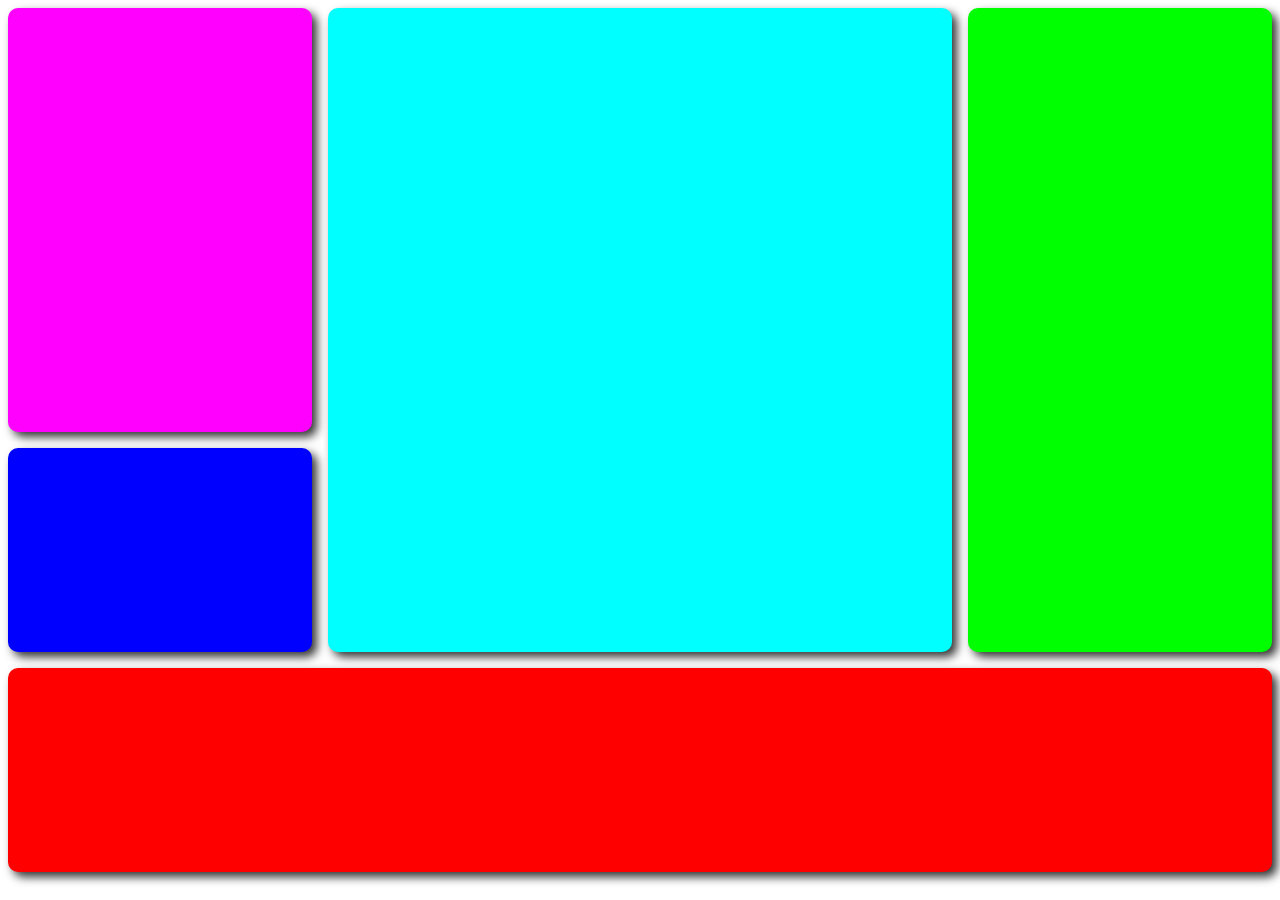
<file: CSS-Dispondo_elementos_com_flexbox_e_grid/test-grid.html>
<!DOCTYPE html>
<html lang="en">
<head>
    <meta charset="UTF-8">
    <meta http-equiv="X-UA-Compatible" content="IE=edge">
    <meta name="viewport" content="width=device-width, initial-scale=1.0">

    <style>
        main {
            width: 100%;
            height: 96vh;

            display: grid;
            grid-template-columns: repeat(4, 1fr);
            grid-template-rows: repeat(4, 1fr);

            gap: 1rem;
        }

        main > * {
            border-radius: 10px;
            box-shadow: 5px 5px 10px #000c;
        }

        .red {
            grid-column: span 4;
            grid-row: 4;
            background-color: #f00;
        }

        .green {
            grid-column: 4;
            grid-row: span 3;
            background-color: #0f0;
        }

        .cyan {
            grid-column: 2 / span 2;
            grid-row: 1 / span 3;
            background-color: #0ff;
        }

        .blue {
            grid-column: 1;
            grid-row: 3;
            background-color: #00f;
        }

        .pink {
            grid-column: 1;
            grid-row: 1 / span 2;
            background-color: #f0f;
        }

    </style>

    <title>Teste de Grid 4x4</title>
</head>
<body>
    <main>
        <div class="red"></div>
        <div class="green"></div>
        <div class="cyan"></div>
        <div class="blue"></div>
        <div class="pink"></div>
    </main>
</body>
</html>
</file>
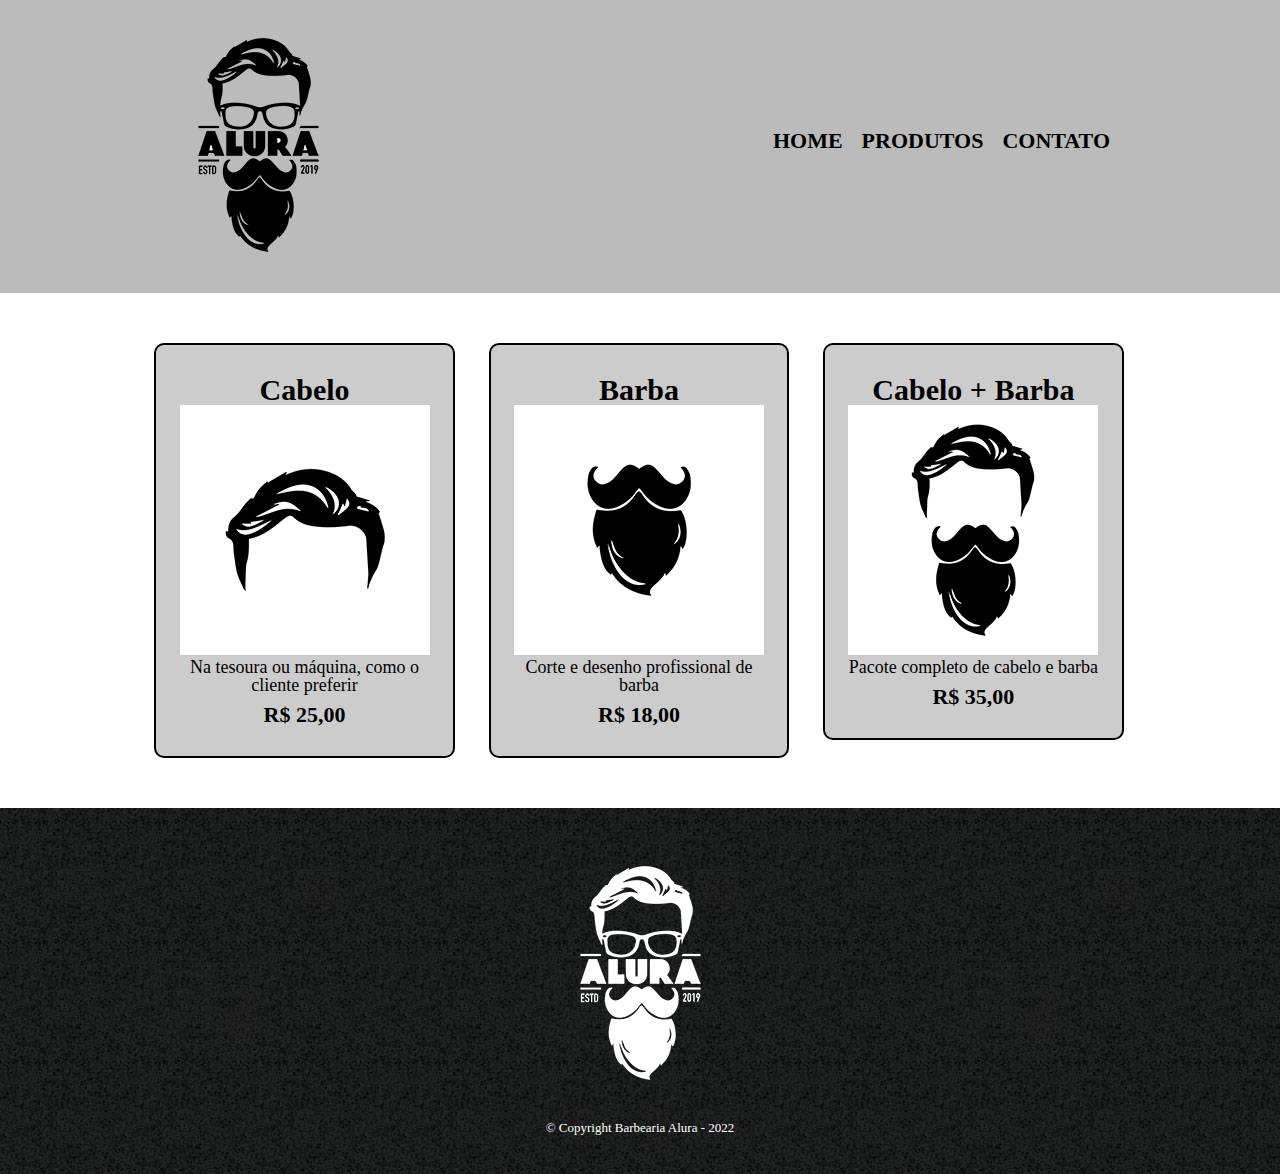
<file: HTML5_CSS3_parte-2/produtos.html>
<!DOCTYPE html>
<html lang="pt-BR">
    <head>
        <meta charset="UTF-8">

        <link rel="stylesheet" href="reset.css">
        <link rel="stylesheet" href="produtos.css">

        <title>Produtos - Barbearia Aluera</title>
    </head>
    <body>
        <header>
            <div class="caixa">
                <h1><img src="logo.png" alt=""></h1>
                <nav>
                    <ul>
                        <li><a href="index.html">Home</a></li>
                        <li><a href="produtos.html">Produtos</a></li>
                        <li><a href="contato.html">Contato</a></li>
                    </ul>
                </nav>
            </div>
        </header>

        <main>
            <ul class="produtos">
                <li>
                    <h2>Cabelo</h2>
                    <img src="cabelo.jpg">
                    <p class="produto-descricao">Na tesoura ou máquina, como o cliente preferir</p>
                    <p class="produto-preco">R$ 25,00</p>
                </li>
                <li>
                    <h2>Barba</h2>
                    <img src="barba.jpg">
                    <p class="produto-descricao">Corte e desenho profissional de barba</p>
                    <p class="produto-preco">R$ 18,00</p>
                </li>
                <li>
                    <h2>Cabelo + Barba</h2>
                    <img src="cabelo+barba.jpg">
                    <p class="produto-descricao">Pacote completo de cabelo e barba</p>
                    <p class="produto-preco">R$ 35,00</p>
                </li>
            </ul>
        </main>

        <footer>
            <img src="logo-branco.png">
            <p class="copyright">&copy; Copyright Barbearia Alura - 2022</p>
        </footer>
    </body>
</html>
</file>
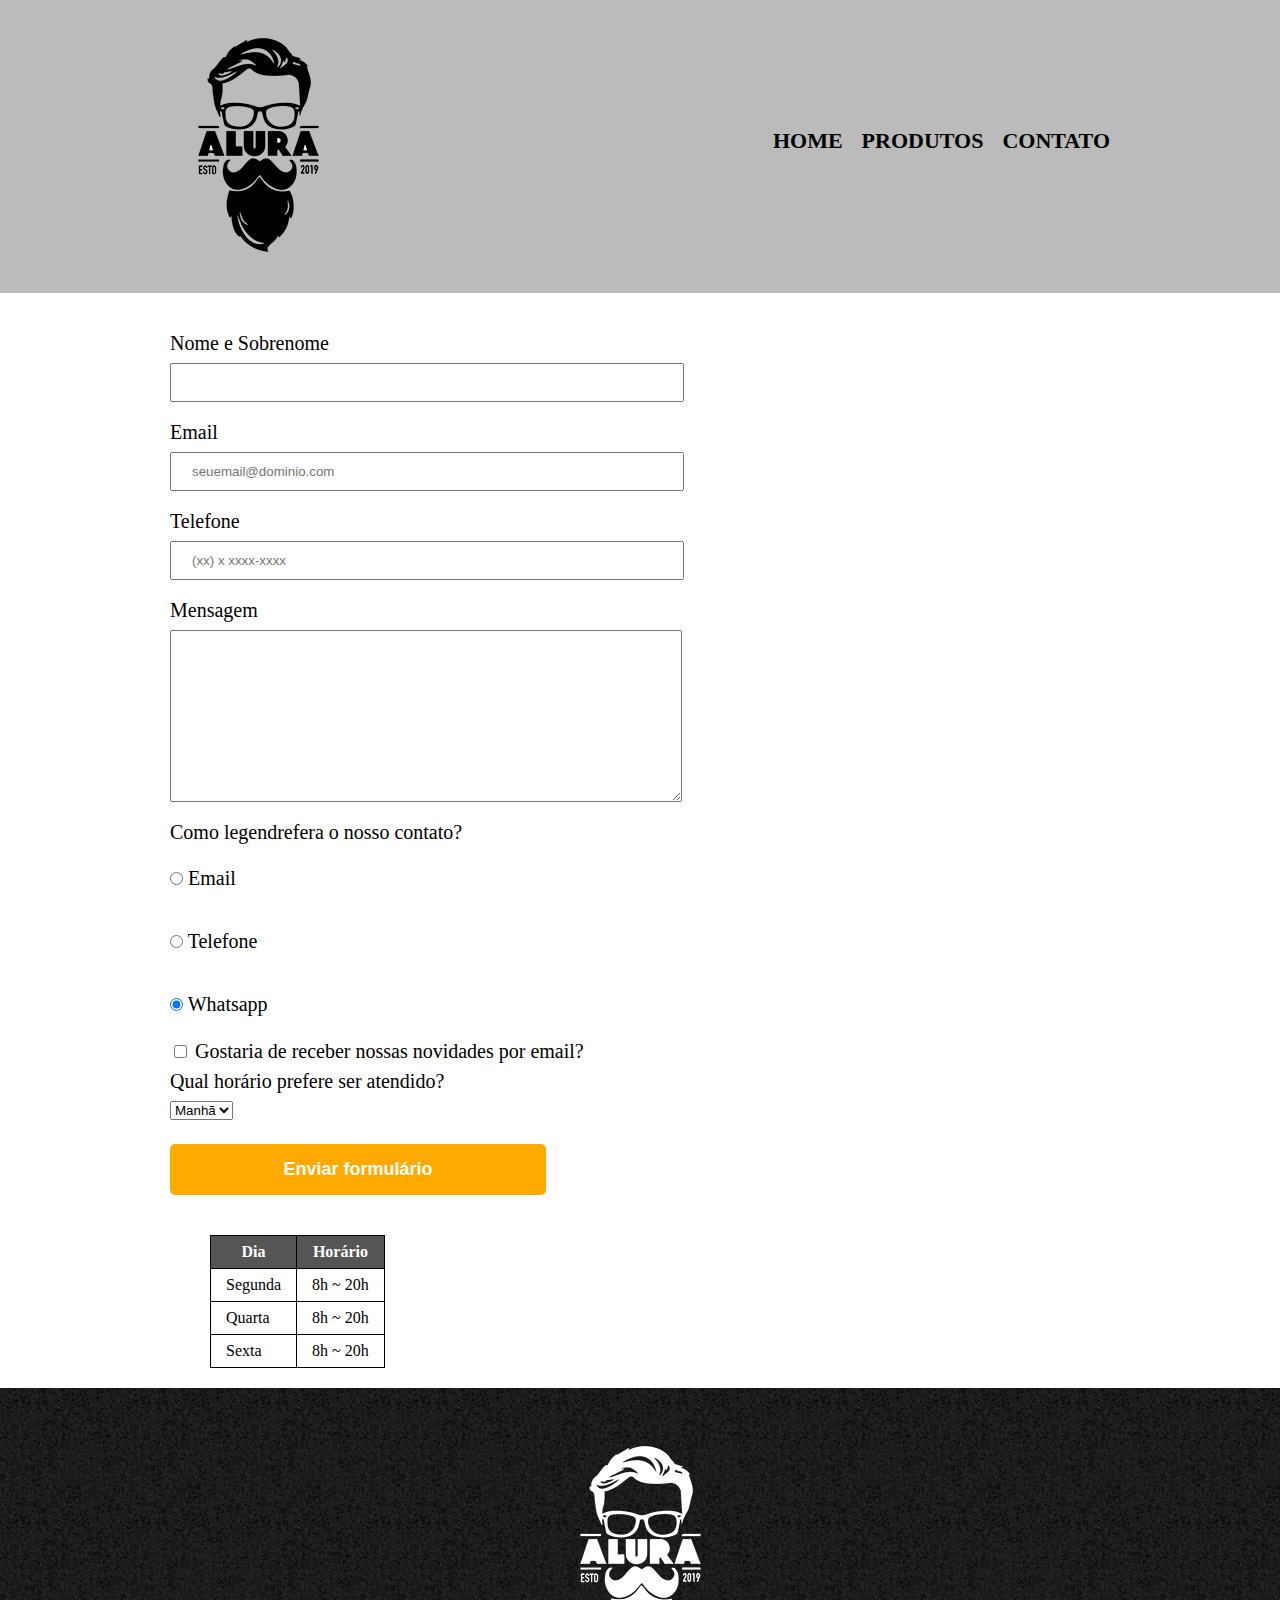
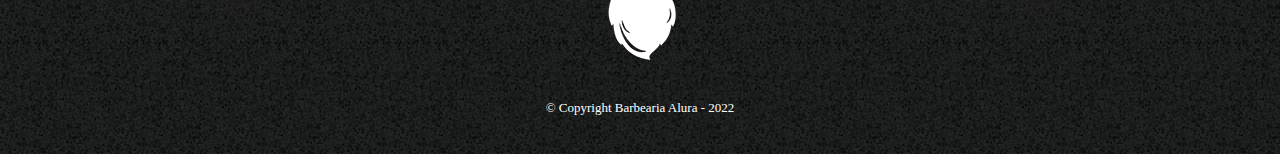
<file: HTML5_CSS3_parte-3/contato.html>
<!DOCTYPE html>
<html lang="pt-BR">
    <head>
        <meta charset="UTF-8">

        <link rel="stylesheet" href="reset.css">
        <link rel="stylesheet" href="style.css">

        <title>Contato - Barbearia Aluera</title>
    </head>
    <body>
        <header>
            <div class="caixa">
                <h1><img src="logo.png" alt="Logo da Barbearia Alura"></h1>
                <nav>
                    <ul>
                        <li><a href="index.html">Home</a></li>
                        <li><a href="produtos.html">Produtos</a></li>
                        <li><a href="contato.html">Contato</a></li>
                    </ul>
                </nav>
            </div>
        </header>

        <main>
            <form action="">
                <label for="nomesobrenome">Nome e Sobrenome</label>
                <input type="text" class="input-padrao" id="nomesobrenome" required>

                <label for="email">Email</label>
                <input type="email" class="input-padrao" id="email" placeholder="seuemail@dominio.com" required>

                <label for="telefone">Telefone</label>
                <input type="tel" class="input-padrao" id="telefone" placeholder="(xx) x xxxx-xxxx" required>

                <label for="mensagem">Mensagem</label>
                <textarea class="input-padrao" id="mensagem" cols="70" rows="10" required></textarea>

                <fieldset>
                    <legend>Como legendrefera o nosso contato?</legend>
                    
                    <label for="radio-email">
                        <input type="radio" name="contato" class="checkbox" id="radio-email">
                        Email
                    </label>
                    <label for="radio-telefone">
                        <input type="radio" name="contato" class="checkbox" id="radio-telefone">
                        Telefone
                    </label>
                    <label for="radio-whatsapp">
                        <input type="radio" name="contato" class="checkbox" id="radio-whatsapp" checked>
                        Whatsapp
                    </label>
                </fieldset>

                <label>
                    <input type="checkbox" name="" id="">
                    Gostaria de receber nossas novidades por email?
                </label>

                <fieldset>
                    <legend>Qual horário prefere ser atendido?</legend>
                    <select>
                        <option value="manha">Manhã</option>
                        <option value="tarde">Tarde</option>
                        <option value="noite">Noite</option>
                    </select>
                </fieldset>

                <input type="submit" value="Enviar formulário" class="enviar">
            </form>

            <table>
                <thead>
                    <tr>
                        <th>Dia</th>
                        <th>Horário</th>
                    </tr>
                </thead>
                <tbody>
                    <tr>
                        <td>Segunda</td>
                        <td>8h ~ 20h</td>
                    </tr>
                    <tr>
                        <td>Quarta</td>
                        <td>8h ~ 20h</td>
                    </tr>
                    <tr>
                        <td>Sexta</td>
                        <td>8h ~ 20h</td>
                    </tr>
                </tbody>
            </table>

        </main>

        <footer>
            <img src="logo-branco.png" alt="Logo da Barbearia Alura">
            <p class="copyright">&copy; Copyright Barbearia Alura - 2022</p>
        </footer>
    </body>
</html>
</file>
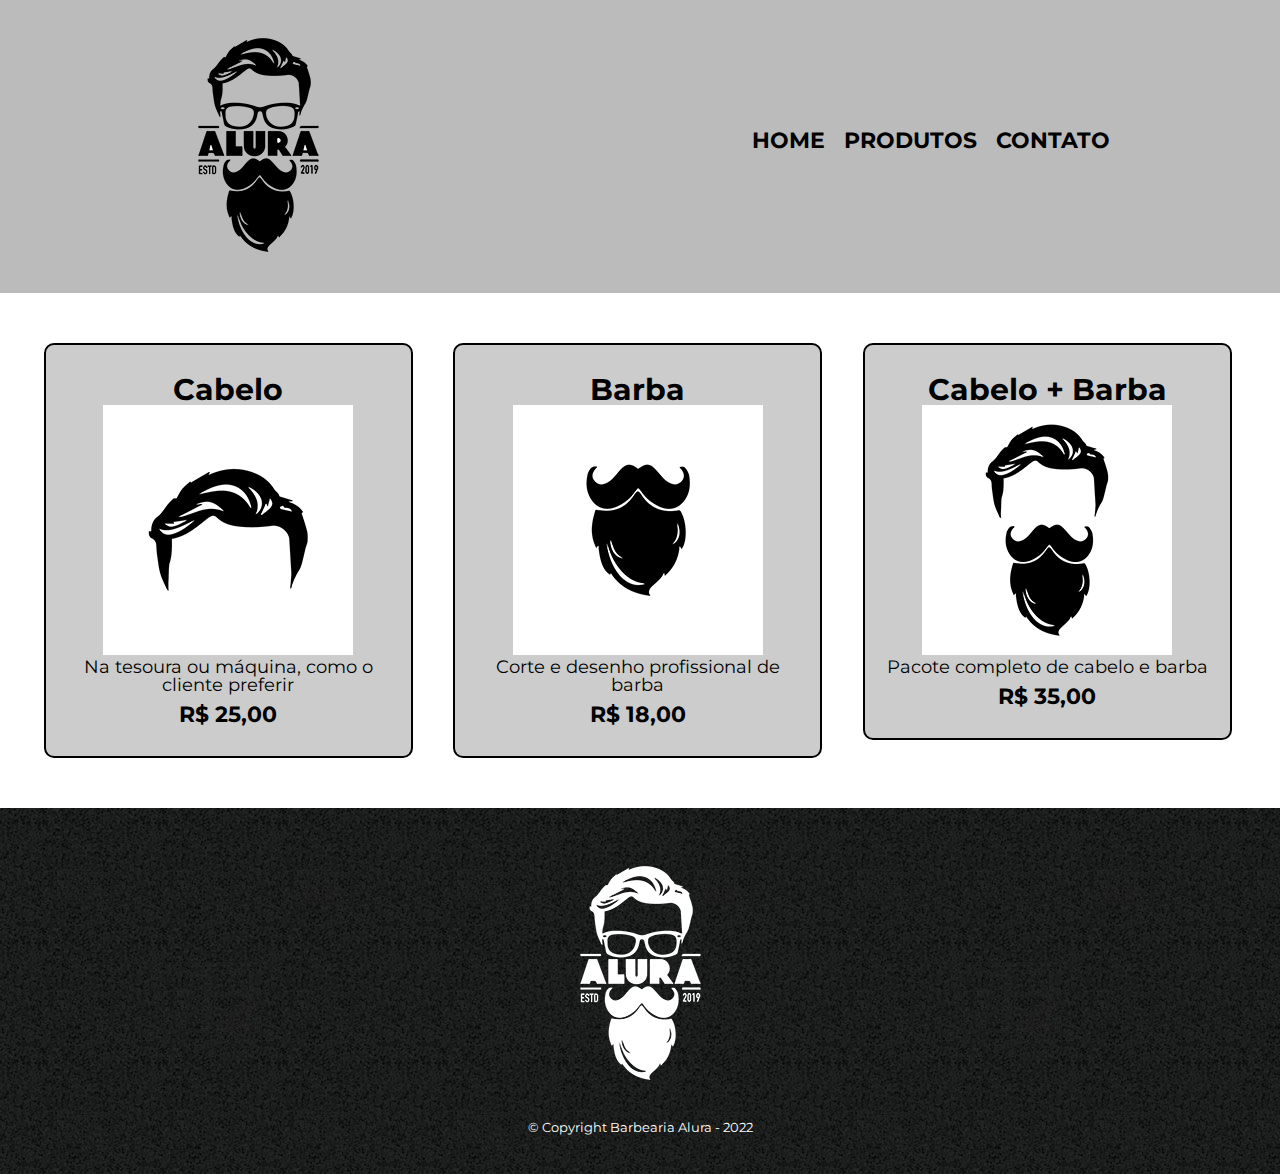
<file: HTML5_CSS3_parte-4/produtos.html>
<!DOCTYPE html>
<html lang="pt-BR">
    <head>
        <meta charset="UTF-8">
        <meta name="viewport" content="width=device-width, initial-scale=1.0">

        <link rel="stylesheet" href="reset.css">
        <link rel="stylesheet" href="style.css">

        <title>Produtos - Barbearia Aluera</title>
    </head>
    <body>
        <header>
            <div class="caixa">
                <h1><img src="logo.png" alt=""></h1>
                <nav>
                    <ul>
                        <li><a href="index.html">Home</a></li>
                        <li><a href="produtos.html">Produtos</a></li>
                        <li><a href="contato.html">Contato</a></li>
                    </ul>
                </nav>
            </div>
        </header>

        <main>
            <ul class="produtos">
                <li>
                    <h2>Cabelo</h2>
                    <img src="cabelo.jpg">
                    <p class="produto-descricao">Na tesoura ou máquina, como o cliente preferir</p>
                    <p class="produto-preco">R$ 25,00</p>
                </li>
                <li>
                    <h2>Barba</h2>
                    <img src="barba.jpg">
                    <p class="produto-descricao">Corte e desenho profissional de barba</p>
                    <p class="produto-preco">R$ 18,00</p>
                </li>
                <li>
                    <h2>Cabelo + Barba</h2>
                    <img src="cabelo+barba.jpg">
                    <p class="produto-descricao">Pacote completo de cabelo e barba</p>
                    <p class="produto-preco">R$ 35,00</p>
                </li>
            </ul>
        </main>

        <footer>
            <img src="logo-branco.png">
            <p class="copyright">&copy; Copyright Barbearia Alura - 2022</p>
        </footer>
    </body>
</html>
</file>
<file: HTML5_CSS3_parte-1/style.css>
.titulo-principal {
    padding-left: 20px;
}

#banner {
    width: 100%;
}

.principal {
    padding: 30px;
    background: #ccc;
}

p {
    text-align: center;
}

#missao {
    font-size: 20px;
}

em strong {
    color: #f00;
}

.beneficios {
    padding: 20px;
    background: #fff;
}

.titulo-centralizado {
    text-align: center;
}

ul {
    display: inline-block;
    vertical-align: top;
    width: 20%;
    margin-right: 15%;
}

.itens {
    font-style: italic;
}

.imagembeneficios {
    width: 50%;
}
</file>
<file: HTML5_CSS3_parte-3/style-home.css>
.titulo-principal {
    padding-left: 20px;
}

#banner {
    width: 100%;
}

.principal {
    padding: 30px;
    background: #ccc;
}

p {
    text-align: center;
}

#missao {
    font-size: 20px;
}

em strong {
    color: #f00;
}

.beneficios {
    padding: 20px;
    background: #fff;
}

.titulo-centralizado {
    text-align: center;
}

ul {
    display: inline-block;
    vertical-align: top;
    width: 20%;
    margin-right: 15%;
}

.itens {
    font-style: italic;
}

.imagembeneficios {
    width: 50%;
}
</file>
<file: HTML5_CSS3_parte-4/style.css>
@import url('https://fonts.googleapis.com/css2?family=Montserrat:ital,wght@0,300;0,400;0,500;0,600;0,700;0,800;0,900;1,300;1,400;1,500;1,600;1,700;1,800;1,900&display=swap');

body {
    font-family: 'Montserrat', sans-serif;
}

header {
    padding: 20px 0;
    background-color: #bbb;
}

.caixa {
    position: relative;
    width: 940px;
    margin: 0 auto;
}

nav {
    position: absolute;
    top: 110px;
    right: 0;
}

nav li {
    display: inline;
    margin: 0 0 0 15px;
}

nav a {
    color: #000;
    
    font-size: 22px;
    font-weight: bold;

    text-decoration: none;
    text-transform: uppercase;

    transition: all .3s;
}

nav a:hover {
    color: #c78c19;
    text-decoration: underline;
}

.produtos {
    width: max-content;
    margin: 0 auto;
    padding: 50px 0;
}

.produtos li {
    display: inline-block;
    width: 30%;
    margin: 0 1.5%;
    padding: 30px 20px;
    vertical-align: top;
    box-sizing: border-box;

    text-align: center;
    background-color: #ccc;

    border: 2px solid #000;
    border-radius: 10px;
}

.produtos li:hover {
    border-color: #c78c19;
}

.produtos li:hover h2 {
    font-size: 34px;
}

.produtos li:active {
    border-color: #088c19;
}

.produtos h2 {
    font-size: 30px;
    font-weight: bold;
}

.produto-descricao {
    font-size: 18px;
}

.produto-preco {
    margin-top: 10px;

    font-size: 22px;
    font-weight: bold;
}

footer {
    padding: 40px 0;

    text-align: center;

    background-color: #ccc;
    background-image: url(bg.jpg);
}

footer .copyright {
    margin-top: 20px;

    font-size: 13px;
    color: #fff;
}

form {
    margin: 40px 0;
}

form label,
form legend {
    display: block;
    font-size: 20px;
    margin-bottom: 10px;
}

.input-padrao {
    display: block;
    width: 50%;
    margin-bottom: 20px;
    padding: 10px 20px;
}

.checkbox {
    margin: 20px 0;
}

.enviar {
    width: 40%;
    margin-top: 24px;
    padding: 15px 0;

    font-size: 18px;
    font-weight: bold;

    color: #fff;
    background-color: #fa0;

    border: none;
    border-radius: 5px;

    cursor: pointer;
    transition: all .3s;
}

.enviar:hover {
    transform: scale(1.2);
    background-color: #f70;
}

table {
    margin: 20px 40px;
}

thead {

    font-weight: bold;
    
    color: #fff;
    background-color: #555;
}

th, td {
    padding: 8px 15px;
    border: 1px solid #000;
}

/* CSS página inicial */
.banner {
    width: 100%;
}

.titulo-principal {
    margin: 0 0 1em;
    font-size: 2em;
    text-align: center;
    clear: left;
}

.principal {
    width: 940px;
    margin: 0 auto;
    padding: 3em 0;
    
    background-color: #fefefe;
}

.principal p {
    margin: 0 0 1em;
}

.principal strong {
    font-weight: bold;
}

.principal em {
    font-style: italic;
}

.utensilios {
    width: 120px;
    margin: 0 20px 20px 0;
    float: left;
}

.mapa-conteudo {
    width: 940px;
    margin: 0 auto;
}

.mapa {
    padding: 3em 0;

    background-image: linear-gradient(#fefefe, #888);
}

.mapa p {
    margin: 0 0 2em;
    text-align: center;
}

.beneficios {
    padding: 3em 0;

    background-color: #888;
}

.conteudo-beneficios {
    width: 640px;
    margin: 0 auto;
}

.lista-beneficios {
    display: inline-block;
    width: 40%;
    vertical-align: top;
    list-style: none;
}

.itens {
    line-height: 1.5;
}

.itens:first-child {
    font-weight: bold;
}

.itens:before {
    content: "★";
}

.imagem-beneficios {
    width: 60%;
    
    opacity: 1;
    box-shadow: 10px 10px 10px #000;

    transition: all .3s;
}

.imagem-beneficios:hover {
    opacity: .3;
}

.video {
    width: 560px;
    margin: 2em auto;
}

@media screen and (max-width: 480px) {
    .caixa, .principal, .conteudo-beneficios, .mapa-conteudo, .video {
        width: auto;
    }

    nav {
        position: static;
    }
    
    h1 {
        text-align: center;
    }

    ul {
        text-align: center;
    }


    /* Página Principal */
    .principal, .beneficios {
        padding: 1em;
    }

    .lista-beneficios, .imagem-beneficios {
        width: 100%;
    }

    
    /* Página de Produtos */
    .produtos {
        width: 100%;
        padding: 1em;
    }

    .produtos > li{
        display: block;
        width: calc(100% - 10vw);

        margin-bottom: 1em;
        padding: 15px 10px;
    }

    /* Página de Contato */
    main > form {
        padding: 2.5em;
    }

    .input-padrao {
        width: 75%;
    }

    form > input[type=submit] {
        width: 50%;
    }
}
</file>
<file: HTML_CSS-Responsividade_mobile-first/styles.css>
@charset "UTF-8";

@import url("styles/header.css");
@import url("styles/banner.css");
@import url("styles/carrossel.css");
@import url("styles/topicos.css");
@import url("styles/newsletter.css");
@import url("styles/rodape.css");


:root {
    --clr-black: #000;
    --clr-white: #fff;
    --clr-gray: #474646;
    --clr-light-gray: #858585;
    --clr-orange: #eb9b00;
    --clr-light-orange: #ffb41d;
    --clr-gradient-blue: linear-gradient(97.54deg, #002f52 35.49%, #326589 165.37%);

    --clr-background: #ebecee;

    --font-principal: 'Poppins', sans-serif;
    --font-secundaria: 'Arial', sans-serif;
}

body {
    font-family: var(--font-principal);
    font-size: 16px;
    font-weight: 400;

    background-color: var(--clr-background);
}
</file>
<file: Praticando_CSS_HTML/styles.css>
@charset "UTF-8";

:root {
    --branco-principal: #fff;
    --cinza-secondario: #c0c0c0;
    --bota-azul: #167bf7;
    --cor-de-fundo: #00030c;
    --bota-azul-efeito: #5ba5ff;

    --fonte-principal: 'Inter', sans-serif;
}

* {
    margin: 0;
    padding: 0;
}

body {
    font-family: var(--fonte-principal);
    font-size: 16px;
    font-weight: 400;

    color: var(--branco-principal);
    background-color: var(--cor-de-fundo);
}

.principal {
    background-image: url(img/Background.png);
    background-repeat: no-repeat;
    background-size: cover;

    align-items: center;
    text-align: center;
}

.container {
    display: grid;
    grid-template-columns: repeat(2, 50%);

    height: 100vh;
}

.container__caixa {
    margin: 0 6em;
    vertical-align: middle;
}

.container__titulo {
    font-size: 28px;
    font-weight: 700;
}

.container__descricao {
    padding: 2em;
}

.container__imagem {
    margin: 1em 0 2em 0;
}

.container__botao {
    display: block;
    margin-bottom: 1em;
    padding: 1em;

    color: var(--branco-principal);
    background-color: var(--bota-azul);
    text-decoration: none;

    border-radius: 5px;
    transition: all .3s;
}

.container__botao_secundario {
    background-color: transparent;

    border: 1px solid var(--branco-principal);
}

.container__aviso {
    font-size: 12px;
    color: var(--cinza-secondario);
}

.secundario {
    margin: 0 10em;
    align-items: center;
}

.secundario__imagem {
    width: 70%;
}

.descricao__titulo {
    margin-bottom: 0.1em;

    font-weight: 700;
    font-size: 48px;
    color: var(--branco-principal);
}

.descricao__texto {
    color: var(--cinza-secondario);
}

.secundario__botao {
    display: inline-block;
    margin-top: 1em;
}

.dispositivos {
    text-align: center;
}

.dispositivos__titulo {
    color: var(--branco-principal);
    font-size: 48px;
}

.dispositivos__lista {
    margin: 5em 0;

    display: flex;
    justify-content: center;

    list-style: none;
}

.lista__item {
    color: var(--branco-principal);
    font-size: 32px;
}

.rodape {
    display: flex;
    align-content: center;
    flex-direction: column;
    gap: 1em;

    text-align: center;
}

.rodape__logo {
    width: 100px;
    margin: 1em auto;
}

.rodape__lista {
    margin-bottom: 1em;
    list-style: none;
}

.lista__link {
    display: inline;
    margin-left: 1em;
}

.lista__link > a {
    color: var(--branco-principal);
    text-decoration: none;
}

.rodape__texto {
    width: 70%;
    margin: 0 auto;

    color: var(--cinza-secondario);
    font-size: 12px;
}

.rodape__texto:last-child {
    margin-bottom: 2em;
}

.lista__link a:hover {
    color: var(--bota-azul);
}

.container__botao:hover {
    color: var(--cor-de-fundo);
    background-color: var(--bota-azul-efeito);
}

.lista__link a:active {
    color: purple;
}
</file>
<file: CSS-Dispondo_elementos_com_flexbox_e_grid/flex-e-grid-main/assets/css/style.css>
@font-face {
    font-family: 'icones';
    src: url(../font/icones.ttf);
}

:root {
    --corpo: #1D232A;
    --cabecalho: #1D232A;
    --cabecalho-mobile: #15191C;
    --menu-lateral: #15191C;
    --cartao: #2C343A;
    --fonte: #FFFFFF;
    --fonte-alternativa: #95999C;
    --links: #0480DC;
    --botão: #0480DC;
    --sombras: 0px 4px 4px rgba(0, 0, 0, 0.16);
}

body {

    font-family: 'Open Sans', 'icones', sans-serif;

    color: #fff;
    background-color: var(--corpo);
}

@media screen and (min-width: 1080px) {
    body {
        display: grid;
        grid-template-columns: auto 1fr;
    }
}

.cabecalho {
    display: flex;
    justify-content: space-between;
    align-items: center;

    padding: .5rem 1rem;

    background-color: var(--cabecalho-mobile);
    box-shadow: var(--sombras);
}

.cabecalho__menu i::before {
    content: "\e904";
    font-size: 24px;
}

.cabecalho__perfil {
    display: none;
}

@media screen and (min-width: 1080px) {
    .cabecalho {
        height: 80px;
        box-sizing: border-box;

        display: grid;
        grid-template-columns: 1fr auto;
        column-gap: 32px;
        grid-column: 2;

        padding: 16px 60px;

        background-color: var(--cabecalho);
    }

    .cabecalho__menu,
    .cabecalho__logo {
        display: none;
    }

    .cabecalho__perfil {
        display: grid;
        grid-template-columns: repeat(3, auto);
        column-gap: 8px;
        justify-self: flex-end;
        align-items: center;

        padding: 8px 32px;

        color: var(--fonte-alternativa);
        border-right: 1px solid var(--fonte-alternativa);
    }

    .cabecalho__perfil::before {
        content: "";
        display: block;
        width: 32px;
        height: 32px;

        background-image: url(../img/profile_2.png);
        background-size: contain;
        background-repeat: no-repeat;
        background-position: center;
    }

    .cabecalho__perfil::after {
        content: "\e90d";
        color: var(--fonte);
        font-size: 1.5rem;
    }
}

.cabecalho__logo {
    width: 40px;
}

.cabecalho__notificacao i::before {
    content: "\e906";
    font-size: 24px;
}

.menu-lateral {
    width: 75vw;
    height: 100vh;
    
    position: absolute;
    left: -100vw;

    display: flex;
    flex-direction: column;
    background-color: var(--menu-lateral);

    transition: all .3s;
}

.menu-lateral--ativo {
    left: 0;
}

.menu-lateral__logo {
    width: 118px;
    padding: 16px;

    align-self: center;
}

.menu-lateral__link {
    height: 64px;
    padding-left: 64px;

    display: flex;
    align-items: center;

    color: var(--fonte-alternativa);
}

.menu-lateral__link--ativo {
    padding-left: 56px;

    color: #fff;
    border-left: 8px solid #fff;
}

.menu-lateral__link::before {
    content: "\e900";
    width: 24px;
    height: 24px;

    position: absolute;
    left: 24px;

    font-size: 24px;
}

.menu-lateral__link--inicio::before {
    content: "\e902";
}

.menu-lateral__link--videos::before {
    content: "\e90e";
}

.menu-lateral__link--picos::before {
    content: "\e909";
}

.menu-lateral__link--integrantes::before {
    content: "\e903";
}

.menu-lateral__link--camisas::before {
    content: "\e900";
}

.menu-lateral__link--pinturas::before {
    content: "\e902";
}

@media screen and (min-width: 1080px) {
    .menu-lateral {
        position: static;
        width: 200px;

        grid-column: 1;
        grid-row: 1 / span 2;
    }
}

.principal {
    display: grid;
    gap: 16px;

    padding: 24px 16px;
}

.titulo-pagina {
    font-size: 1.5rem;
    font-weight: 700;
}

.titulo-secao {
    font-size: 1.2rem;
    font-weight: 700;
}

@media screen and (min-width: 1080px) {
    .principal {
        display: grid;
        grid-template-columns: auto 1fr auto;
        grid-template-areas:
            "titulo-pagina titulo-pagina titulo-pagina"
            "destaque-video destaque-video videos-recentes"
            "secao-videos secao-videos secao-videos"
            "produtos-recentes destaque-produtos destaque-produtos"
            "secao-produtos secao-produtos secao-produtos"
        ;
        grid-column: 2;
        column-gap: 32px;
        padding: 16px 60px;
    }

    .titulo-secao {
        grid-column: span 4;
    }
}

.cartao {
    overflow: hidden;
    width: 100%;

    background-color: var(--cartao);

    border-radius: 15px;
}

.cartao__imagem--desktop {
    display: none;
}

.cartao--destaque {
    margin-bottom: 16px;
}

.cartao__conteudo {
    display: grid;
    grid-template-columns: auto 1fr;
    gap: 8px;

    padding: 16px;
}

.cartao__destaque {
    grid-column: span 2;
}

.cartao__titulo {
    grid-column: span 2;
    font-size: 1.2rem;
    font-weight: 700;
}

.cartao__perfil {
    grid-column: span 2;
    color: var(--fonte-alternativa);
    font-size: .9rem;
}

.cartao__info {
    display: flex;
    align-items: center;

    color: var(--fonte-alternativa);
}

.cartao__info--tempo::before {
    content: "\e90c";
    margin-right: 8px;
}

.cartao__info--visualizacao::before {
    content: "\e90f";
    margin-right: 8px;
}

.cartao__botao {
    width: 40px;
    height: 40px;

    display: flex;
    justify-content: center;
    justify-self: flex-end;
    align-items: center;

    font-size: .9rem;

    background-color: var(--botão);
    border-radius: 10px;
}

.cartao__botao--play::before {
    content: "\e90b";
    font-size: 24px;
}

.cartao__botao--destaque {
    grid-column: span 2;
    width: 100%;
}

.cartao__botao--destaque::before {
    margin-right: 8px;
}

.cartao--recentes {
    display: none;
}

@media screen and (min-width: 1080px) {
    .cartao--destaque {
        margin-bottom: 0;
    }
    
    .cartao__imagem--mobile {
        display: none;
    }
    
    .cartao__imagem--desktop {
        display: block;
    }

    .cartao__botao--destaque {
        padding: 16px 8px;
        grid-column: auto;
    }

    .cartao--recentes {
        width: 256px;
        padding: 16px;
        box-sizing: border-box;

        display: grid;
        grid-template-columns: repeat(2, auto);
        align-items: center;
        align-self: start;
        row-gap: 24px;
    }

    .cartao--recentes .cartao__titulo {
        grid-column: auto;
    }

    .cartao__link {
        font-size: .8rem;
        font-weight: 600;
        color: var(--botão);
        justify-self: flex-end;
    }

    .cartao__lista {
        display: grid;
        row-gap: 16px;
        grid-column: span 2;
    }

    .cartao__item {
        display: grid;
        grid-template-columns: auto 1fr;
        gap: 8px;
    }

    .cartao__item-thumbnail {
        width: 32px;
        grid-row: span 2;
    }

    .cartao__item-titulo {
        font-size: .9rem;
        line-height: 1.2rem;
        font-weight: 700;
    }

    .cartao__item-perfil {
        font-size: .8rem;
        color: var(--fonte-alternativa);
    }
}

.secao {
    display: grid;
    gap: 16px;
}

@media screen and (min-width: 1080px) {
    .secao {
        grid-template-columns: repeat(4, 1fr);
    }

    .titulo-pagina {
        grid-area: titulo-pagina;
    }

    .destaque-video {
        grid-area: destaque-video;
    }

    .videos-recentes {
        grid-area: videos-recentes;
    }

    .secao-videos {
        grid-area: secao-videos;
    }

    .destaque-produtos {
        grid-area: destaque-produtos;
    }

    .produtos-recentes {
        grid-area: produtos-recentes;
    }

    .secao-produtos {
        grid-area: secao-produtos;
    }
}
</file>
<file: HTML5_CSS3_parte-2/produtos.css>
header {
    padding: 20px 0;
    background-color: #bbb;
}

.caixa {
    position: relative;
    width: 940px;
    margin: 0 auto;
}

nav {
    position: absolute;
    top: 110px;
    right: 0;
}

nav li {
    display: inline;
    margin: 0 0 0 15px;
}

nav a {
    color: #000;
    
    font-size: 22px;
    font-weight: bold;

    text-decoration: none;
    text-transform: uppercase;

    transition: all .3s;
}

nav a:hover {
    color: #c78c19;
    text-decoration: underline;
}

.produtos {
    width: max-content;
    margin: 0 auto;
    padding: 50px 0;
}

.produtos li {
    display: inline-block;
    width: 30%;
    margin: 0 1.5%;
    padding: 30px 20px;
    vertical-align: top;
    box-sizing: border-box;

    text-align: center;
    background-color: #ccc;

    border: 2px solid #000;
    border-radius: 10px;
}

.produtos li:hover {
    border-color: #c78c19;
}

.produtos li:hover h2 {
    font-size: 34px;
}

.produtos li:active {
    border-color: #088c19;
}

.produtos h2 {
    font-size: 30px;
    font-weight: bold;
}

.produto-descricao {
    font-size: 18px;
}

.produto-preco {
    margin-top: 10px;

    font-size: 22px;
    font-weight: bold;
}

footer {
    padding: 40px 0;

    text-align: center;

    background-color: #ccc;
    background-image: url(bg.jpg);
}

footer .copyright {
    margin-top: 20px;

    font-size: 13px;
    color: #fff;
}
</file>
<file: HTML5_CSS3_parte-3/style.css>
header {
    padding: 20px 0;
    background-color: #bbb;
}

.caixa {
    position: relative;
    width: 940px;
    margin: 0 auto;
}

nav {
    position: absolute;
    top: 110px;
    right: 0;
}

nav li {
    display: inline;
    margin: 0 0 0 15px;
}

nav a {
    color: #000;
    
    font-size: 22px;
    font-weight: bold;

    text-decoration: none;
    text-transform: uppercase;

    transition: all .3s;
}

nav a:hover {
    color: #c78c19;
    text-decoration: underline;
}

.produtos {
    width: max-content;
    margin: 0 auto;
    padding: 50px 0;
}

.produtos li {
    display: inline-block;
    width: 30%;
    margin: 0 1.5%;
    padding: 30px 20px;
    vertical-align: top;
    box-sizing: border-box;

    text-align: center;
    background-color: #ccc;

    border: 2px solid #000;
    border-radius: 10px;
}

.produtos li:hover {
    border-color: #c78c19;
}

.produtos li:hover h2 {
    font-size: 34px;
}

.produtos li:active {
    border-color: #088c19;
}

.produtos h2 {
    font-size: 30px;
    font-weight: bold;
}

.produto-descricao {
    font-size: 18px;
}

.produto-preco {
    margin-top: 10px;

    font-size: 22px;
    font-weight: bold;
}

footer {
    padding: 40px 0;

    text-align: center;

    background-color: #ccc;
    background-image: url(bg.jpg);
}

footer .copyright {
    margin-top: 20px;

    font-size: 13px;
    color: #fff;
}

main {
    width: 940px;
    margin: 0 auto;
}

form {
    margin: 40px 0;
}

form label,
form legend {
    display: block;
    font-size: 20px;
    margin-bottom: 10px;
}

.input-padrao {
    display: block;
    width: 50%;
    margin-bottom: 20px;
    padding: 10px 20px;
}

.checkbox {
    margin: 20px 0;
}

.enviar {
    width: 40%;
    margin-top: 24px;
    padding: 15px 0;

    font-size: 18px;
    font-weight: bold;

    color: #fff;
    background-color: #fa0;

    border: none;
    border-radius: 5px;

    cursor: pointer;
    transition: all .3s;
}

.enviar:hover {
    transform: scale(1.2);
    background-color: #f70;
}

table {
    margin: 20px 40px;
}

thead {

    font-weight: bold;
    
    color: #fff;
    background-color: #555;
}

th, td {
    padding: 8px 15px;
    border: 1px solid #000;
}
</file>
